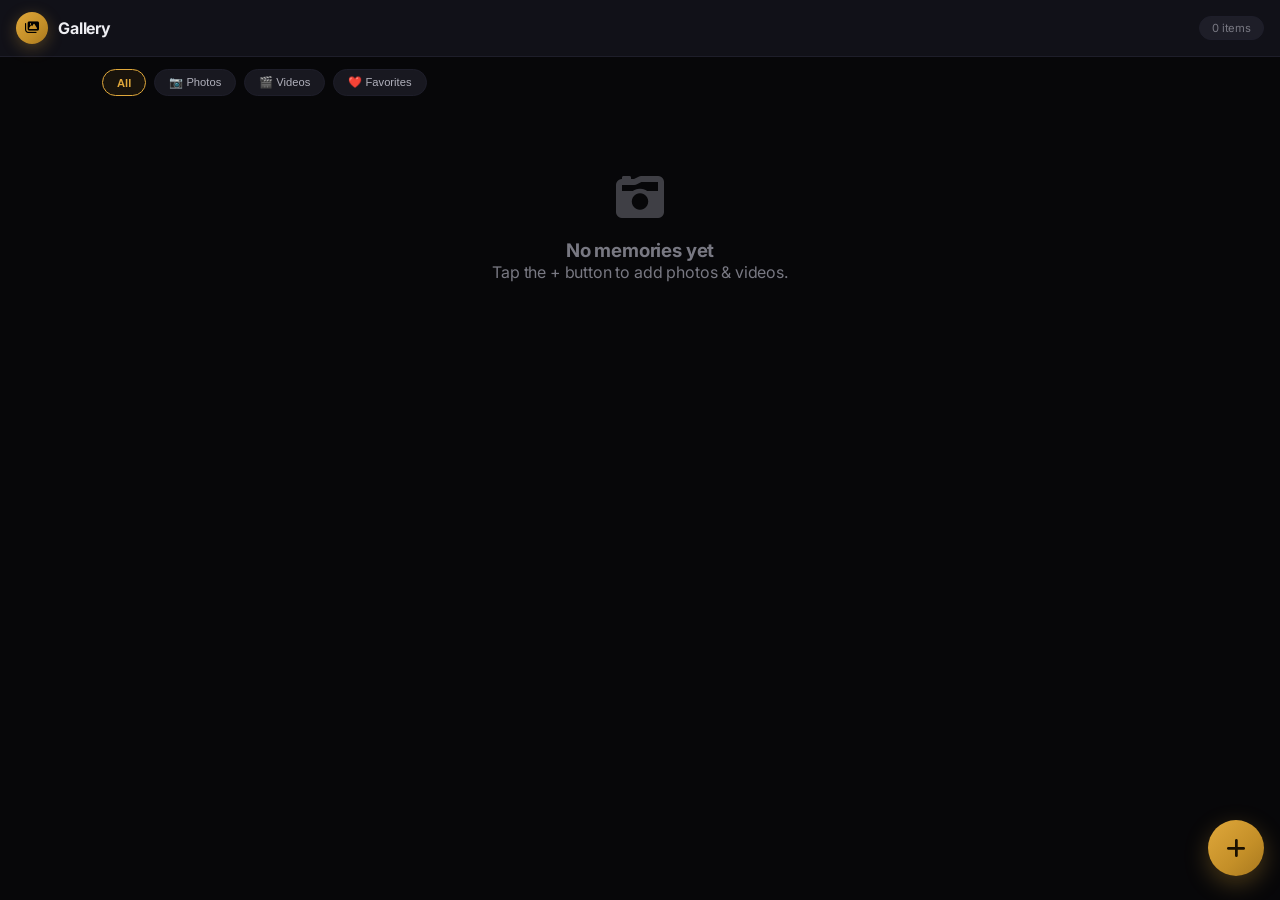
<file: src/main/resources/templates/gallery.html>
<!DOCTYPE html>
<html lang="en">
<head>
    <meta charset="UTF-8">
    <meta name="viewport" content="width=device-width, initial-scale=1.0, maximum-scale=1.0, user-scalable=no, viewport-fit=cover">
    <title>Gallery · Our Space</title>

    <link rel="preconnect" href="https://fonts.googleapis.com">
    <link rel="preconnect" href="https://fonts.gstatic.com" crossorigin>
    <link href="https://fonts.googleapis.com/css2?family=Inter:opsz,wght@14..32,300;14..32,400;14..32,500;14..32,600;14..32,700;14..32,800;14..32,900&display=swap" rel="stylesheet">
    <link rel="stylesheet" href="https://cdnjs.cloudflare.com/ajax/libs/font-awesome/6.5.1/css/all.min.css">

    <style>
        :root {
            --bg-deep: #070709;
            --bg-primary: #0c0c11;
            --bg-secondary: #111118;
            --bg-card: #181820;
            --bg-input: #1e1e28;
            --bg-hover: #22222e;
            --accent: #e0a83b;
            --accent-glow: rgba(224, 168, 59, 0.3);
            --accent-soft: rgba(224, 168, 59, 0.08);
            --accent-gradient: linear-gradient(135deg, #e0a83b 0%, #c48f28 60%, #a8781e 100%);
            --text-primary: #eeeef2;
            --text-secondary: #b0b0bb;
            --text-muted: #787882;
            --border-subtle: #1e1e2a;
            --border-card: #1e1e2a;
            --radius-xl: 20px;
            --radius-lg: 14px;
            --radius-md: 10px;
            --radius-sm: 8px;
            --shadow-lg: 0 20px 50px rgba(0,0,0,0.6);
            --shadow-md: 0 10px 28px rgba(0,0,0,0.5);
            --shadow-sm: 0 4px 14px rgba(0,0,0,0.4);
            --transition-fast: 0.15s ease;
            --transition-smooth: 0.25s cubic-bezier(0.4,0,0.2,1);
            --transition-bounce: 0.35s cubic-bezier(0.34,1.56,0.64,1);
            --font: 'Inter', system-ui, -apple-system, sans-serif;
        }

        * { margin:0; padding:0; box-sizing:border-box; -webkit-tap-highlight-color:transparent; }
        body {
            font-family: var(--font);
            background: var(--bg-deep);
            color: var(--text-primary);
            min-height: 100vh;
            -webkit-font-smoothing: antialiased;
            letter-spacing: -0.01em;
            overflow-x: hidden;
        }

        ::-webkit-scrollbar { width:3px; }
        ::-webkit-scrollbar-track { background:transparent; }
        ::-webkit-scrollbar-thumb { background:#2a2a38; border-radius:10px; }

        .header {
            background: var(--bg-secondary);
            border-bottom: 1px solid var(--border-subtle);
            padding: 12px 16px;
            display: flex; align-items: center; justify-content: space-between;
            position: sticky; top:0; z-index:20;
            backdrop-filter: blur(12px);
        }
        .header-left { display:flex; align-items:center; gap:10px; }
        .header-icon {
            width:32px; height:32px; border-radius:50%;
            background: var(--accent-gradient);
            display:flex; align-items:center; justify-content:center;
            font-size:0.8rem; color:#000;
            box-shadow:0 4px 16px var(--accent-glow);
        }
        .header h1 { font-size:1rem; font-weight:700; }
        .header-stats {
            background: var(--bg-input);
            border:1px solid var(--border-card);
            padding:4px 12px; border-radius:20px;
            font-size:0.7rem; color:var(--text-muted);
        }

        .container { max-width:1100px; margin:0 auto; padding:12px 8px 40px; }

        .tabs {
            display:flex; gap:8px; margin-bottom:12px; flex-wrap:wrap;
            padding:0 4px;
        }
        .tab-btn {
            background:var(--bg-card); border:1px solid var(--border-card);
            color:var(--text-secondary); padding:6px 14px; border-radius:30px;
            cursor:pointer; font-size:0.7rem; font-weight:500;
            transition:all var(--transition-fast);
            white-space:nowrap;
        }
        .tab-btn:hover { background:var(--bg-hover); }
        .tab-btn.active {
            background:var(--accent-soft); border-color:var(--accent);
            color:var(--accent); font-weight:600;
        }

        .upload-fab {
            position:fixed; bottom:24px; right:16px; z-index:30;
            background: var(--accent-gradient); border:none; color:#1a1000;
            width:56px; height:56px; border-radius:50%;
            display:flex; align-items:center; justify-content:center;
            font-size:1.4rem; cursor:pointer;
            box-shadow:0 8px 24px var(--accent-glow);
            transition:all var(--transition-bounce);
        }
        .upload-fab:hover { transform:scale(1.05); }

        .upload-modal {
            position:fixed; inset:0; z-index:100;
            background:rgba(0,0,0,0.7);
            backdrop-filter:blur(12px);
            display:none; align-items:flex-end; justify-content:center;
            padding:20px;
        }
        .upload-modal.active { display:flex; }
        .upload-sheet {
            background:var(--bg-card);
            border:1px solid var(--border-card);
            border-radius:var(--radius-xl) var(--radius-xl) 0 0;
            padding:24px 20px 32px;
            width:100%; max-width:500px;
            max-height:80vh;
            overflow-y:auto;
            animation:slideUp 0.3s ease;
        }
        @keyframes slideUp {
            from { transform:translateY(100%); opacity:0; }
            to { transform:translateY(0); opacity:1; }
        }
        .upload-sheet h3 {
            font-size:0.9rem; font-weight:700; margin-bottom:16px;
            display:flex; align-items:center; gap:8px;
        }
        .upload-sheet .form-group {
            margin-bottom:14px;
        }
        .upload-sheet .form-group label {
            display:block; font-size:0.65rem; font-weight:600;
            color:var(--text-muted); text-transform:uppercase;
            letter-spacing:0.04em; margin-bottom:4px;
        }
        .upload-sheet input {
            font-family:var(--font); font-size:0.85rem;
            padding:10px 14px; border:1.5px solid var(--border-card);
            border-radius:var(--radius-sm); background:var(--bg-input);
            color:var(--text-primary); outline:none; width:100%;
            transition:all var(--transition-fast);
        }
        .upload-sheet input:focus {
            border-color:var(--accent);
        }
        .file-picker {
            display:flex; align-items:center; gap:10px;
            padding:12px 16px; background:var(--bg-input);
            border:1.5px dashed var(--border-card);
            border-radius:var(--radius-sm); color:var(--text-secondary);
            font-size:0.85rem; cursor:pointer;
            transition:all var(--transition-fast);
        }
        .file-picker:hover { border-color:var(--accent); color:var(--accent); }
        .file-picker input { display:none; }
        .upload-actions {
            display:flex; gap:10px; margin-top:16px;
        }
        .upload-actions button {
            flex:1; padding:12px; border-radius:var(--radius-sm);
            font-weight:600; font-size:0.85rem; cursor:pointer;
            transition:all var(--transition-fast);
            font-family:var(--font);
        }
        .btn-cancel-upload {
            background:none; border:1px solid var(--border-card);
            color:var(--text-secondary);
        }
        .btn-submit-upload {
            background:var(--accent-gradient); border:none;
            color:#1a1000; box-shadow:0 4px 14px var(--accent-glow);
        }
        .btn-submit-upload:disabled {
            opacity:0.5; cursor:not-allowed;
        }

        .media-grid {
            display:grid;
            grid-template-columns: repeat(auto-fill, minmax(150px, 1fr));
            gap:4px;
        }

        .media-item {
            position:relative;
            aspect-ratio:1/1;
            background:var(--bg-card);
            overflow:hidden;
            cursor:pointer;
            border-radius:4px;
            transition:transform 0.15s ease;
        }
        .media-item:active { transform:scale(0.95); }
        .media-item img, .media-item video {
            width:100%; height:100%; object-fit:cover;
            display:block;
        }
        .media-item .overlay {
            position:absolute; inset:0;
            background:rgba(0,0,0,0);
            display:flex; align-items:center; justify-content:center;
            opacity:0;
            pointer-events:none;
            transition:all 0.2s ease;
        }
        .media-item .overlay.show {
            background:rgba(0,0,0,0.5);
            opacity:1;
            pointer-events:auto;
        }
        .media-item .overlay .actions {
            display:flex; gap:12px;
            flex-wrap:wrap;
            justify-content:center;
        }
        .media-item .overlay button {
            background:rgba(255,255,255,0.15);
            border:none; color:white;
            width:40px; height:40px;
            border-radius:50%;
            font-size:0.95rem; cursor:pointer;
            backdrop-filter:blur(4px);
            transition:all 0.2s ease;
        }
        .media-item .overlay button:hover {
            background:rgba(255,255,255,0.25);
            transform:scale(1.1);
        }
        .media-item .overlay .delete-btn { color:#ff5e5e; }
        .media-item .overlay .share-btn { color:#5db8d4; }
        .media-item .overlay .memory-btn { color:var(--accent); }
        .media-item .overlay .fav-btn.active { color:var(--accent); }
        .media-item .badge {
            position:absolute; top:6px; left:6px;
            background:rgba(0,0,0,0.6);
            backdrop-filter:blur(4px);
            padding:2px 8px; border-radius:12px;
            font-size:0.55rem; color:#aaa;
            display:flex; align-items:center; gap:4px;
            pointer-events:none;
        }
        .media-item .favorite-indicator {
            position:absolute; top:6px; right:6px;
            color:var(--accent); font-size:0.8rem;
            text-shadow:0 0 10px rgba(224,168,59,0.5);
            pointer-events:none;
            display:none;
        }
        .media-item .favorite-indicator.show { display:block; }
        .media-item.selected {
            outline:3px solid var(--accent);
            outline-offset:-3px;
        }
        .media-item.selected .selection-check {
            display:flex !important;
        }
        .selection-check {
            position:absolute; top:6px; left:6px;
            width:24px; height:24px; border-radius:50%;
            background:var(--accent); color:#000;
            display:none; align-items:center; justify-content:center;
            font-size:0.7rem; font-weight:700;
            z-index:5;
        }

        .selection-toolbar {
            position:fixed; bottom:0; left:0; right:0;
            background:var(--bg-secondary);
            border-top:1px solid var(--border-card);
            padding:12px 16px;
            display:none;
            align-items:center;
            justify-content:space-between;
            z-index:40;
            backdrop-filter:blur(12px);
        }
        .selection-toolbar.active { display:flex; }
        .selection-toolbar .count { font-size:0.85rem; font-weight:600; }
        .selection-toolbar .actions { display:flex; gap:8px; flex-wrap:wrap; }
        .selection-toolbar .actions button {
            background:none; border:none; color:var(--text-secondary);
            font-size:0.75rem; cursor:pointer; padding:6px 10px;
            border-radius:6px; transition:all 0.2s;
            display:flex; align-items:center; gap:5px;
            font-family:var(--font);
            white-space:nowrap;
        }
        .selection-toolbar .actions button:hover { background:var(--bg-hover); }
        .selection-toolbar .actions .delete-selected { color:#ff5e5e; }
        .selection-toolbar .actions .share-selected { color:#5db8d4; }
        .selection-toolbar .actions .memory-selected { color:var(--accent); }

        .viewer-overlay {
            position:fixed; inset:0; z-index:50;
            background:rgba(0,0,0,0.95);
            backdrop-filter:blur(20px);
            display:none;
            align-items:center; justify-content:center;
            padding:20px;
        }
        .viewer-overlay.active { display:flex; }
        .viewer-content {
            position:relative;
            max-width:95vw; max-height:90vh;
            display:flex; align-items:center; justify-content:center;
        }
        .viewer-content img, .viewer-content video {
            max-width:95vw; max-height:85vh;
            object-fit:contain;
            border-radius:8px;
        }
        .viewer-close {
            position:absolute; top:10px; right:10px;
            background:rgba(0,0,0,0.5); border:none;
            color:white; width:40px; height:40px;
            border-radius:50%; font-size:1.2rem;
            cursor:pointer; display:flex; align-items:center; justify-content:center;
        }
        .viewer-nav {
            position:absolute; top:50%; transform:translateY(-50%);
            background:rgba(0,0,0,0.3); border:none;
            color:white; width:40px; height:40px;
            border-radius:50%; font-size:1.2rem;
            cursor:pointer; display:flex; align-items:center; justify-content:center;
        }
        .viewer-nav.prev { left:10px; }
        .viewer-nav.next { right:10px; }

        .long-press-hint {
            position:fixed; bottom:80px; left:50%; transform:translateX(-50%);
            background:rgba(0,0,0,0.8);
            backdrop-filter:blur(8px);
            padding:8px 16px; border-radius:20px;
            font-size:0.7rem; color:var(--text-muted);
            z-index:25;
            display:none;
            animation:fadeInOut 2s ease;
        }
        @keyframes fadeInOut {
            0% { opacity:0; transform:translateX(-50%) translateY(10px); }
            20% { opacity:1; transform:translateX(-50%) translateY(0); }
            80% { opacity:1; transform:translateX(-50%) translateY(0); }
            100% { opacity:0; transform:translateX(-50%) translateY(-10px); }
        }

        .empty-state {
            grid-column:1/-1; text-align:center; padding:60px 20px; color:var(--text-muted);
        }
        .empty-state .icon { font-size:3rem; margin-bottom:12px; opacity:0.5; }

        .toast {
            position:fixed; bottom:100px; left:50%; transform:translateX(-50%);
            background:rgba(0,0,0,0.85);
            backdrop-filter:blur(8px);
            padding:12px 24px; border-radius:12px;
            font-size:0.85rem; color:var(--text-primary);
            z-index:60;
            display:none;
            text-align:center;
            border:1px solid var(--border-card);
            max-width:90%;
        }
        .toast.show {
            display:block;
            animation:toastIn 0.3s ease;
        }
        @keyframes toastIn {
            from { opacity:0; transform:translateX(-50%) translateY(20px); }
            to { opacity:1; transform:translateX(-50%) translateY(0); }
        }

        @media (min-width: 600px) {
            .media-grid { grid-template-columns: repeat(auto-fill, minmax(180px, 1fr)); gap:6px; }
        }
        @media (min-width: 900px) {
            .media-grid { grid-template-columns: repeat(auto-fill, minmax(200px, 1fr)); gap:8px; }
        }
    </style>
</head>
<body>

<div class="header">
    <div class="header-left">
        <div class="header-icon"><i class="fa-solid fa-images"></i></div>
        <h1>Gallery</h1>
    </div>
    <div class="header-stats" id="mediaCount">0 items</div>
</div>

<div class="container">
    <div class="tabs" id="filterTabs">
        <button class="tab-btn active" data-filter="all">All</button>
        <button class="tab-btn" data-filter="IMAGE">📷 Photos</button>
        <button class="tab-btn" data-filter="VIDEO">🎬 Videos</button>
        <button class="tab-btn" data-filter="favorites">❤️ Favorites</button>
    </div>
    <div class="media-grid" id="mediaGrid"></div>
</div>

<button class="upload-fab" id="uploadFab"><i class="fa-solid fa-plus"></i></button>

<div class="upload-modal" id="uploadModal">
    <div class="upload-sheet">
        <h3><i class="fa-solid fa-cloud-arrow-up"></i> Add to Gallery</h3>
        <div class="form-group">
            <label>Title</label>
            <input type="text" id="titleInput" placeholder="What's this memory?">
        </div>
        <div class="form-group">
            <label>Choose from your phone</label>
            <div style="display:flex; flex-direction:column; gap:8px;">
                <label class="file-picker" style="border-color: rgba(93,184,212,0.4);">
                    <i class="fa-solid fa-image" style="color:#5db8d4;"></i>
                    <span>📷 Photos (quick pick)</span>
                    <input type="file" id="photoInput" 
                           accept=".jpg,.jpeg,.png,.webp,.gif,.heic,.heif,image/jpeg,image/png,image/webp,image/gif,image/heic,image/heif" 
                           multiple>
                </label>
                <label class="file-picker" style="border-color: rgba(224,168,59,0.4);">
                    <i class="fa-solid fa-video" style="color:#e0a83b;"></i>
                    <span>🎬 Videos (quick pick)</span>
                    <input type="file" id="videoInput" 
                           accept=".mp4,.mov,.webm,.mkv,.3gp,video/mp4,video/quicktime,video/webm,video/x-matroska,video/3gpp" 
                           multiple>
                </label>
                <label class="file-picker" style="border-color: rgba(60,184,120,0.6); border-width:2px;">
                    <i class="fa-solid fa-folder-open" style="color:#3cb878;"></i>
                    <span>📁 Browse Files (if Google Photos keeps opening)</span>
                    <input type="file" id="allFilesInput" 
                           accept="*/*" 
                           multiple>
                </label>
            </div>
            <div id="fileCount" style="font-size:0.7rem; color:var(--text-muted); margin-top:4px;"></div>
        </div>
        <div class="upload-actions">
            <button class="btn-cancel-upload" onclick="closeUpload()">Cancel</button>
            <button class="btn-submit-upload" id="uploadBtn" onclick="uploadMedia()">
                <i class="fa-solid fa-upload"></i> Upload
            </button>
        </div>
    </div>
</div>

<div class="selection-toolbar" id="selectionToolbar">
    <span class="count" id="selectionCount">0 selected</span>
    <div class="actions">
        <button onclick="sendSelectedToMemory()" class="memory-selected"><i class="fa-solid fa-bookmark"></i> Memory</button>
        <button onclick="shareSelected()" class="share-selected"><i class="fa-solid fa-share-nodes"></i> Share</button>
        <button onclick="deleteSelected()" class="delete-selected"><i class="fa-solid fa-trash"></i> Delete</button>
    </div>
</div>

<div class="viewer-overlay" id="viewerOverlay" onclick="closeViewer()">
    <div class="viewer-content" onclick="event.stopPropagation()">
        <button class="viewer-close" onclick="closeViewer()"><i class="fa-solid fa-xmark"></i></button>
        <button class="viewer-nav prev" onclick="event.stopPropagation(); navigateViewer(-1)"><i class="fa-solid fa-chevron-left"></i></button>
        <button class="viewer-nav next" onclick="event.stopPropagation(); navigateViewer(1)"><i class="fa-solid fa-chevron-right"></i></button>
        <div id="viewerMedia"></div>
    </div>
</div>

<div class="toast" id="toast"></div>
<div class="long-press-hint" id="longPressHint">Hold to select multiple</div>

<script>
    // const API = "http://localhost:8080/api/gallery";
    const API = "https://our-space-htoh.onrender.com/api/gallery";
    const MEMORY_API = "https://our-space-htoh.onrender.com/api/memories";
    
    let allMedia = [];
    let currentFilter = "all";
    let selectedIds = new Set();
    let isSelectMode = false;
    let longPressTimer = null;
    let viewerIndex = 0;
    let selectedFiles = [];

    const photoInput = document.getElementById('photoInput');
    const videoInput = document.getElementById('videoInput');
    const allFilesInput = document.getElementById('allFilesInput');
    const fileCount = document.getElementById('fileCount');

    function updateFileCount() {
        const total = selectedFiles.length;
        if (total > 0) {
            const photos = selectedFiles.filter(f => f.type.startsWith('image/')).length;
            const videos = selectedFiles.filter(f => f.type.startsWith('video/')).length;
            fileCount.textContent = `${total} file${total > 1 ? 's' : ''} selected (${photos} photo${photos !== 1 ? 's' : ''}, ${videos} video${videos !== 1 ? 's' : ''})`;
        } else {
            fileCount.textContent = '';
        }
    }

    function handleFiles(input, event) {
        const files = Array.from(event.target.files || []);
        files.forEach(file => {
            if (!selectedFiles.some(f => f.name === file.name && f.size === file.size)) {
                selectedFiles.push(file);
            }
        });
        updateFileCount();
        input.value = '';
    }

    photoInput.addEventListener('change', (e) => handleFiles(photoInput, e));
    videoInput.addEventListener('change', (e) => handleFiles(videoInput, e));
    allFilesInput.addEventListener('change', (e) => handleFiles(allFilesInput, e));

    function resetFileInputs() {
        selectedFiles = [];
        photoInput.value = '';
        videoInput.value = '';
        allFilesInput.value = '';
        fileCount.textContent = '';
    }

    function showToast(message, duration = 3000) {
        const toast = document.getElementById('toast');
        toast.textContent = message;
        toast.classList.add('show');
        clearTimeout(toast._timeout);
        toast._timeout = setTimeout(() => {
            toast.classList.remove('show');
        }, duration);
    }

    function compressImage(file, maxWidth = 1200, maxHeight = 1200, quality = 0.6) {
        return new Promise((resolve) => {
            if (!file.type.startsWith('image/')) {
                return resolve(file);
            }
            const img = new Image();
            img.onload = () => {
                let { width, height } = img;
                if (width <= maxWidth && height <= maxHeight) {
                    return resolve(file);
                }
                if (width > height) {
                    if (width > maxWidth) {
                        height = Math.round((height * maxWidth) / width);
                        width = maxWidth;
                    }
                } else {
                    if (height > maxHeight) {
                        width = Math.round((width * maxHeight) / height);
                        height = maxHeight;
                    }
                }
                const canvas = document.createElement('canvas');
                canvas.width = width;
                canvas.height = height;
                const ctx = canvas.getContext('2d');
                ctx.drawImage(img, 0, 0, width, height);
                canvas.toBlob((blob) => {
                    if (blob) {
                        const compressedFile = new File([blob], file.name, {
                            type: 'image/jpeg',
                            lastModified: Date.now()
                        });
                        resolve(compressedFile);
                    } else {
                        resolve(file);
                    }
                }, 'image/jpeg', quality);
            };
            img.onerror = () => resolve(file);
            img.src = URL.createObjectURL(file);
        });
    }

    document.getElementById("uploadFab").addEventListener("click", () => {
        document.getElementById("uploadModal").classList.add("active");
    });

    function closeUpload() {
        document.getElementById("uploadModal").classList.remove("active");
        document.getElementById("titleInput").value = "";
        resetFileInputs();
    }

    async function uploadMedia() {
        const title = document.getElementById("titleInput").value.trim() || "Untitled";
        
        if (selectedFiles.length === 0) {
            alert("Please select at least one file.");
            return;
        }

        const hasImage = selectedFiles.some(f => f.type.startsWith('image/'));
        const hasVideo = selectedFiles.some(f => f.type.startsWith('video/'));
        const type = (hasVideo && !hasImage) ? "VIDEO" : "IMAGE";

        const btn = document.getElementById("uploadBtn");
        btn.disabled = true;
        btn.innerHTML = '<i class="fa-solid fa-spinner fa-spin"></i> Compressing...';

        const compressedFiles = [];
        for (let file of selectedFiles) {
            if (file.type.startsWith('image/')) {
                const compressed = await compressImage(file);
                compressedFiles.push(compressed);
            } else {
                compressedFiles.push(file);
            }
        }

        btn.innerHTML = '<i class="fa-solid fa-spinner fa-spin"></i> Uploading...';

        const formData = new FormData();
        formData.append("title", title);
        formData.append("type", type);   // ← crucial fix
        for (let f of compressedFiles) {
            formData.append("files", f);
        }

        try {
            const res = await fetch(API, {
                method: "POST",
                body: formData
            });
            if (!res.ok) throw new Error("Upload failed");
            closeUpload();
            clearSelection();
            await loadMedia();
            showToast(`✅ ${selectedFiles.length} file${selectedFiles.length > 1 ? 's' : ''} uploaded!`);
            resetFileInputs();
        } catch (e) {
            alert("Upload failed. Please try again.");
        } finally {
            btn.disabled = false;
            btn.innerHTML = '<i class="fa-solid fa-upload"></i> Upload';
        }
    }

    async function loadMedia() {
        try {
            let url = API;
            if (currentFilter === "IMAGE" || currentFilter === "VIDEO") {
                url = `${API}/type/${currentFilter}`;
            } else if (currentFilter === "favorites") {
                url = `${API}/favorites`;
            }
            const res = await fetch(url);
            if (!res.ok) throw new Error("Failed");
            allMedia = await res.json();
            renderGrid();
        } catch (e) {
            document.getElementById("mediaGrid").innerHTML = `
                <div class="empty-state">
                    <div class="icon"><i class="fa-solid fa-camera-retro"></i></div>
                    <h3>No memories yet</h3>
                    <p>Tap the + button to add photos & videos.</p>
                </div>
            `;
            document.getElementById("mediaCount").textContent = "0 items";
        }
    }

    function renderGrid() {
        const grid = document.getElementById("mediaGrid");
        document.getElementById("mediaCount").textContent = `${allMedia.length} item${allMedia.length !== 1 ? 's' : ''}`;

        if (!allMedia.length) {
            grid.innerHTML = `
                <div class="empty-state">
                    <div class="icon"><i class="fa-solid fa-camera-retro"></i></div>
                    <h3>No memories yet</h3>
                    <p>Tap the + button to add photos & videos.</p>
                </div>
            `;
            return;
        }

        grid.innerHTML = allMedia.map((item, index) => {
            const isVideo = item.type === "VIDEO";
            const isSelected = selectedIds.has(item.id);
            const isFavorite = item.favorite || false;

            return `
                <div class="media-item ${isSelected ? 'selected' : ''}" 
                     data-id="${item.id}" 
                     data-index="${index}"
                     ontouchstart="handleTouchStart(event, ${item.id})"
                     ontouchend="handleTouchEnd(event)"
                     onmousedown="handleMouseDown(event, ${item.id})"
                     onmouseup="handleMouseUp(event)"
                     onmouseleave="handleMouseLeave()"
                     onclick="handleClick(event, ${item.id})">
                    ${isVideo ? 
                        `<video src="${item.fileUrl}" muted preload="metadata" playsinline></video>` : 
                        `<img src="${item.fileUrl}" alt="${escapeHTML(item.title)}" loading="lazy" decoding="async">`
                    }
                    <div class="badge">
                        <i class="fa-solid ${isVideo ? 'fa-video' : 'fa-image'}"></i>
                        ${isVideo ? 'Video' : 'Photo'}
                    </div>
                    <div class="favorite-indicator ${isFavorite ? 'show' : ''}">
                        <i class="fa-solid fa-heart"></i>
                    </div>
                    <div class="selection-check">✓</div>
                    <div class="overlay ${isSelected ? 'show' : ''}" id="overlay-${item.id}">
                        <div class="actions">
                            <button class="fav-btn ${isFavorite ? 'active' : ''}" onclick="event.stopPropagation(); toggleFavorite(${item.id})">
                                <i class="fa-${isFavorite ? 'solid' : 'regular'} fa-heart"></i>
                            </button>
                            <button class="memory-btn" onclick="event.stopPropagation(); sendToMemory(${item.id})">
                                <i class="fa-solid fa-bookmark"></i>
                            </button>
                            <button class="share-btn" onclick="event.stopPropagation(); shareItem(${item.id})">
                                <i class="fa-solid fa-share-nodes"></i>
                            </button>
                            <button class="delete-btn" onclick="event.stopPropagation(); deleteItem(${item.id})">
                                <i class="fa-solid fa-trash"></i>
                            </button>
                        </div>
                    </div>
                </div>
            `;
        }).join("");
    }

    let isLongPress = false;
    let currentPressId = null;

    function handleTouchStart(e, id) {
        isLongPress = false;
        currentPressId = id;
        clearTimeout(longPressTimer);
        longPressTimer = setTimeout(() => {
            isLongPress = true;
            enterSelectMode(id);
        }, 800);
    }

    function handleTouchEnd(e) { clearTimeout(longPressTimer); }

    function handleMouseDown(e, id) {
        isLongPress = false;
        currentPressId = id;
        clearTimeout(longPressTimer);
        longPressTimer = setTimeout(() => {
            isLongPress = true;
            enterSelectMode(id);
        }, 800);
    }

    function handleMouseUp(e) { clearTimeout(longPressTimer); }
    function handleMouseLeave() { clearTimeout(longPressTimer); isLongPress = false; }

    function handleClick(e, id) {
        if (isLongPress) { isLongPress = false; return; }
        if (isSelectMode) { toggleSelect(id); } else { openViewer(id); }
    }

    function enterSelectMode(id) {
        isSelectMode = true;
        toggleSelect(id);
        document.getElementById("selectionToolbar").classList.add("active");
        document.getElementById("longPressHint").style.display = "block";
        setTimeout(() => { document.getElementById("longPressHint").style.display = "none"; }, 2000);
    }

    function toggleSelect(id) {
        if (selectedIds.has(id)) { selectedIds.delete(id); } else { selectedIds.add(id); }
        updateSelectionUI();
    }

    function updateSelectionUI() {
        const count = selectedIds.size;
        document.getElementById("selectionCount").textContent = `${count} selected`;
        if (count === 0) {
            isSelectMode = false;
            document.getElementById("selectionToolbar").classList.remove("active");
        }
        document.querySelectorAll(".media-item").forEach(el => {
            const id = parseInt(el.dataset.id);
            const isSel = selectedIds.has(id);
            el.classList.toggle("selected", isSel);
            const overlay = el.querySelector(".overlay");
            if (overlay) {
                overlay.classList.toggle("show", isSel);
            }
        });
    }

    function clearSelection() {
        selectedIds.clear();
        isSelectMode = false;
        document.getElementById("selectionToolbar").classList.remove("active");
        document.querySelectorAll(".media-item").forEach(el => {
            el.classList.remove("selected");
            const overlay = el.querySelector(".overlay");
            if (overlay) overlay.classList.remove("show");
        });
    }

    async function sendToMemory(id) {
        const item = allMedia.find(m => m.id === id);
        if (!item) return;
        try {
            const memoryData = {
                title: item.title || "From Gallery",
                description: "📸 Shared from gallery",
                category: "PHOTO",
                uploadedBy: "Shared",
                imageUrls: [item.fileUrl],
                dateCreated: new Date().toISOString().split('T')[0]
            };
            const res = await fetch(MEMORY_API, {
                method: "POST",
                headers: { "Content-Type": "application/json" },
                body: JSON.stringify(memoryData)
            });
            if (!res.ok) throw new Error("Failed to save to memory");
            showToast("✅ Added to Memories! ❤️");
        } catch (e) {
            alert("Failed to add to memories.");
        }
    }

    async function sendSelectedToMemory() {
        if (selectedIds.size === 0) return;
        const items = allMedia.filter(m => selectedIds.has(m.id));
        let successCount = 0;
        for (let item of items) {
            try {
                const memoryData = {
                    title: item.title || "From Gallery",
                    description: "📸 Shared from gallery",
                    category: "PHOTO",
                    uploadedBy: "Shared",
                    imageUrls: [item.fileUrl],
                    dateCreated: new Date().toISOString().split('T')[0]
                };
                const res = await fetch(MEMORY_API, {
                    method: "POST",
                    headers: { "Content-Type": "application/json" },
                    body: JSON.stringify(memoryData)
                });
                if (res.ok) successCount++;
            } catch (e) {}
        }
        if (successCount > 0) {
            showToast(`✅ ${successCount} item${successCount > 1 ? 's' : ''} added to Memories! ❤️`);
            clearSelection();
        } else {
            alert("Failed to add items to memories.");
        }
    }

    async function deleteItem(id) {
        if (!confirm("Delete this item?")) return;
        try {
            await fetch(`${API}/${id}`, { method: "DELETE" });
            selectedIds.delete(id);
            await loadMedia();
            if (selectedIds.size === 0) {
                document.getElementById("selectionToolbar").classList.remove("active");
            }
        } catch (e) { alert("Delete failed."); }
    }

    async function deleteSelected() {
        if (selectedIds.size === 0) return;
        if (!confirm(`Delete ${selectedIds.size} selected item${selectedIds.size > 1 ? 's' : ''}?`)) return;
        const ids = Array.from(selectedIds);
        for (let id of ids) {
            try { await fetch(`${API}/${id}`, { method: "DELETE" }); } catch (e) {}
        }
        selectedIds.clear();
        await loadMedia();
        document.getElementById("selectionToolbar").classList.remove("active");
        isSelectMode = false;
    }

    async function toggleFavorite(id) {
        try {
            await fetch(`${API}/${id}/favorite`, { method: "PUT" });
            await loadMedia();
        } catch (e) { alert("Failed to update favorite."); }
    }

    function shareItem(id) {
        const item = allMedia.find(m => m.id === id);
        if (!item) return;
        if (navigator.share) {
            navigator.share({ title: item.title || "Our Space memory", url: item.fileUrl }).catch(() => {});
        } else {
            navigator.clipboard.writeText(item.fileUrl).then(() => {
                showToast("📋 Link copied to clipboard!");
            }).catch(() => { prompt("Copy this URL:", item.fileUrl); });
        }
    }

    async function shareSelected() {
        if (selectedIds.size === 0) return;
        const items = allMedia.filter(m => selectedIds.has(m.id));
        const urls = items.map(m => m.fileUrl).join("\n");
        if (navigator.share) {
            try {
                await navigator.share({
                    title: "Our Space memories",
                    text: `Check out these ${items.length} memories from Our Space!`,
                    url: items[0]?.fileUrl || ""
                });
            } catch (e) {}
        } else {
            navigator.clipboard.writeText(urls).then(() => {
                showToast(`📋 ${items.length} links copied to clipboard!`);
            }).catch(() => { prompt("Copy these URLs:", urls); });
        }
    }

    function openViewer(id) {
        const idx = allMedia.findIndex(m => m.id === id);
        if (idx === -1) return;
        viewerIndex = idx;
        showViewer();
    }

    function showViewer() {
        const item = allMedia[viewerIndex];
        if (!item) return;
        const container = document.getElementById("viewerMedia");
        if (item.type === "VIDEO") {
            container.innerHTML = `<video src="${item.fileUrl}" controls autoplay></video>`;
        } else {
            container.innerHTML = `<img src="${item.fileUrl}" alt="${escapeHTML(item.title)}" decoding="async">`;
        }
        document.getElementById("viewerOverlay").classList.add("active");
    }

    function closeViewer() {
        document.getElementById("viewerOverlay").classList.remove("active");
        document.getElementById("viewerMedia").innerHTML = "";
    }

    function navigateViewer(direction) {
        if (allMedia.length === 0) return;
        viewerIndex = (viewerIndex + direction + allMedia.length) % allMedia.length;
        showViewer();
    }

    document.querySelectorAll("#filterTabs .tab-btn").forEach(btn => {
        btn.addEventListener("click", () => {
            document.querySelectorAll("#filterTabs .tab-btn").forEach(b => b.classList.remove("active"));
            btn.classList.add("active");
            currentFilter = btn.dataset.filter;
            clearSelection();
            loadMedia();
        });
    });

    document.addEventListener("keydown", (e) => {
        if (e.key === "Escape") {
            if (document.getElementById("viewerOverlay").classList.contains("active")) {
                closeViewer();
            } else if (document.getElementById("uploadModal").classList.contains("active")) {
                closeUpload();
            } else if (selectedIds.size > 0) {
                clearSelection();
            }
        }
        if (e.key === "ArrowLeft" && document.getElementById("viewerOverlay").classList.contains("active")) {
            e.preventDefault(); navigateViewer(-1);
        }
        if (e.key === "ArrowRight" && document.getElementById("viewerOverlay").classList.contains("active")) {
            e.preventDefault(); navigateViewer(1);
        }
    });

    function escapeHTML(str) {
        const div = document.createElement("div");
        div.textContent = str || "";
        return div.innerHTML;
    }

    loadMedia();
</script>
</body>
</html>
</file>
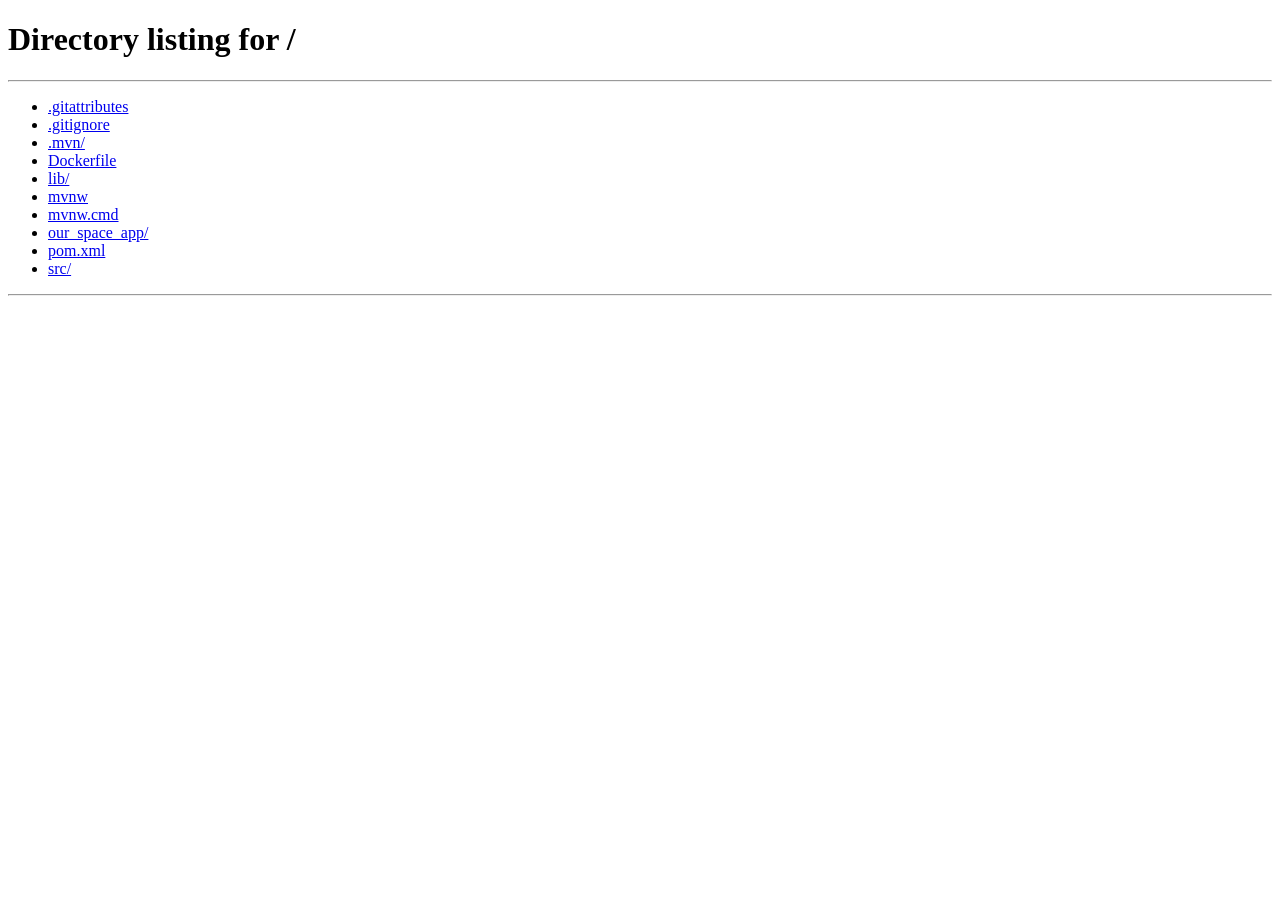
<file: src/main/resources/templates/letters.html>
<!DOCTYPE html>
<html lang="en">
<head>
    <meta charset="UTF-8">
    <meta name="viewport" content="width=device-width, initial-scale=1.0, maximum-scale=1.0, user-scalable=no, viewport-fit=cover">
    <title>Letters · Our Space</title>

    <link rel="preconnect" href="https://fonts.googleapis.com">
    <link rel="preconnect" href="https://fonts.gstatic.com" crossorigin>
    <link href="https://fonts.googleapis.com/css2?family=Inter:opsz,wght@14..32,300;14..32,400;14..32,500;14..32,600;14..32,700;14..32,800;14..32,900&display=swap" rel="stylesheet">
    <link rel="stylesheet" href="https://cdnjs.cloudflare.com/ajax/libs/font-awesome/6.5.1/css/all.min.css">

    <style>
        :root {
            --bg-deep: #070709;
            --bg-primary: #0c0c11;
            --bg-secondary: #111118;
            --bg-card: #181820;
            --bg-input: #1a1a24;
            --rehema: #5db8d4;
            --collins: #3cb878;
            --mustard: #e0a83b;
            --mustard-glow: rgba(224,168,59,0.35);
            --mustard-soft: rgba(224,168,59,0.08);
            --mustard-gradient: linear-gradient(135deg, #e0a83b, #c48f28);
            --text-primary: #eeeef2;
            --text-secondary: #b0b0bb;
            --text-muted: #787882;
            --border-subtle: #22222d;
            --border-card: #1e1e2a;
            --radius-lg: 14px;
            --shadow-md: 0 10px 28px rgba(0,0,0,0.5);
            --transition-fast: 0.15s ease;
            --font: 'Inter', system-ui, -apple-system, sans-serif;
        }

        * { margin:0; padding:0; box-sizing:border-box; -webkit-tap-highlight-color:transparent; }
        body {
            font-family: var(--font);
            background: var(--bg-deep);
            color: var(--text-primary);
            min-height: 100vh;
            -webkit-font-smoothing: antialiased;
            letter-spacing: -0.01em;
            position: relative;
        }
        ::-webkit-scrollbar { width:5px; }
        ::-webkit-scrollbar-track { background:transparent; }
        ::-webkit-scrollbar-thumb { background:#2a2a38; border-radius:10px; }

        .jp-matrix {
            position: fixed; inset: 0; z-index:0; overflow:hidden;
            display:grid; grid-template-columns: repeat(auto-fill, minmax(32px, 1fr));
            grid-auto-rows: 32px; justify-content: center; align-content: center;
            font-size: 18px; color: rgba(0,150,255,0.4);
            font-family: "Courier New", Courier, monospace; opacity: 0.14;
            pointer-events: none; user-select: none;
        }
        .jp-matrix > span {
            text-align: center; text-shadow: 0 0 5px rgba(0,150,255,0.5);
            line-height:1; display:block;
        }
        .jp-matrix > span:nth-child(19n+2) { animation: smooth-pulse 3.5s ease-in-out infinite 0.2s; }
        .jp-matrix > span:nth-child(29n+1) { animation: smooth-pulse 4.1s ease-in-out infinite 0.7s; }
        .jp-matrix > span:nth-child(11n) { color: rgba(100,200,255,0.7); animation: smooth-pulse 2.9s ease-in-out infinite 1.1s; }
        .jp-matrix > span:nth-child(37n+10) { animation: smooth-pulse 5.3s ease-in-out infinite 1.5s; }
        .jp-matrix > span:nth-child(41n+1) { animation: smooth-pulse 3.9s ease-in-out infinite 0.4s; }
        .jp-matrix > span:nth-child(17n+9) { animation: smooth-pulse 2.8s ease-in-out infinite 0.9s; }
        .jp-matrix > span:nth-child(23n+18) { animation: smooth-pulse 4.3s ease-in-out infinite 1.3s; }
        .jp-matrix > span:nth-child(31n+4) { animation: smooth-pulse 5.6s ease-in-out infinite 0.1s; }
        .jp-matrix > span:nth-child(43n+20) { animation: smooth-pulse 3.6s ease-in-out infinite 1.8s; }
        .jp-matrix > span:nth-child(13n+6) { animation: smooth-pulse 3.2s ease-in-out infinite 1.2s; }
        .jp-matrix > span:nth-child(53n+5) { animation: smooth-pulse 4.9s ease-in-out infinite 0.5s; }
        .jp-matrix > span:nth-child(47n+15) { animation: smooth-pulse 5.9s ease-in-out infinite 1s; }

        @keyframes smooth-pulse {
            0%,100% { color: rgba(0,150,255,0.4); text-shadow: 0 0 5px rgba(0,150,255,0.5); }
            30% { color: rgba(100,200,255,1); text-shadow: 0 0 10px rgba(100,200,255,1), 0 0 15px rgba(100,200,255,1); }
            50% { color: rgba(255,105,180,1); text-shadow: 0 0 10px rgba(255,105,180,1), 0 0 15px rgba(255,105,180,1); }
            70% { color: #ffffff; text-shadow: 0 0 10px #fff, 0 0 15px #fff, 0 0 20px #fff; }
        }

        .header {
            background: var(--bg-secondary); border-bottom: 1px solid var(--border-subtle);
            padding: 14px 20px; display: flex; align-items: center; justify-content: space-between;
            position: sticky; top:0; z-index:10; backdrop-filter: blur(8px);
        }
        .header-left { display:flex; align-items:center; gap:12px; }
        .header-icon {
            width:34px; height:34px; border-radius:50%;
            background: linear-gradient(135deg, var(--rehema), var(--collins), var(--mustard));
            display:flex; align-items:center; justify-content:center;
            font-size:0.9rem; color:#000;
            box-shadow:0 4px 16px rgba(93,184,212,0.25);
        }
        .header h1 { font-size:1.1rem; font-weight:700; }
        .user-badge {
            background: var(--bg-input); border:1px solid var(--border-card);
            padding:6px 14px; border-radius:20px; font-size:0.8rem; font-weight:600;
            display:flex; align-items:center; gap:6px;
        }
        .user-badge.Rehema { color: var(--rehema); }
        .user-badge.Collins { color: var(--collins); }

        .container { position: relative; z-index:1; max-width: 960px; margin:0 auto; padding: 20px 16px 40px; }

        .tabs { display:flex; gap:10px; margin-bottom:20px; justify-content:center; flex-wrap:wrap; }
        .tab-btn {
            background: var(--bg-card); border:1px solid var(--border-card);
            color: var(--text-secondary); padding:8px 20px; border-radius:30px;
            cursor:pointer; font-size:0.85rem; font-weight:500;
            transition:all var(--transition-fast);
        }
        .tab-btn.active { background: var(--mustard-soft); border-color: var(--mustard); color: var(--mustard); font-weight:600; }

        .letter-list { display:flex; flex-direction:column; gap:12px; }
        .letter-card {
            background: var(--bg-card); border:1px solid var(--border-card);
            border-radius: var(--radius-lg); padding:16px;
            transition:all var(--transition-fast); box-shadow: var(--shadow-md);
        }
        .letter-header { display:flex; justify-content:space-between; margin-bottom:8px; }
        .letter-title { font-weight:700; font-size:1rem; }
        .letter-date { font-size:0.7rem; color:var(--text-muted); }
        .letter-people { font-size:0.8rem; color:var(--text-secondary); margin-bottom:8px; }
        .letter-content { font-size:0.9rem; color:var(--text-secondary); line-height:1.6; margin-bottom:12px; white-space:pre-line; }
        .letter-images { display:flex; gap:8px; margin-bottom:12px; overflow-x:auto; }
        .letter-images img { width:100px; height:80px; object-fit:cover; border-radius:8px; flex-shrink:0; }
        .letter-footer { display:flex; justify-content:space-between; align-items:center; font-size:0.75rem; color:var(--text-muted); }
        .letter-actions { display:flex; gap:8px; flex-wrap:wrap; }
        .btn-mark-read {
            background:none; border:1px solid rgba(93,184,212,0.4); color: var(--rehema);
            padding:5px 12px; border-radius:20px; cursor:pointer; font-size:0.7rem; font-weight:600;
        }
        .btn-delete {
            background:none; border:1px solid rgba(255,80,80,0.4); color:#ff5e5e;
            padding:5px 12px; border-radius:20px; cursor:pointer; font-size:0.7rem; font-weight:600;
        }
        .btn-reply {
            background:none; border:1px solid rgba(255,215,0,0.4); color: var(--mustard);
            padding:5px 12px; border-radius:20px; cursor:pointer; font-size:0.7rem; font-weight:600;
        }
        .read-badge { background: rgba(60,184,120,0.15); color: var(--collins); padding:2px 8px; border-radius:10px; font-size:0.7rem; font-weight:600; }
        .draft-badge { background: rgba(255,255,255,0.1); color:#aaa; padding:2px 8px; border-radius:10px; font-size:0.7rem; font-weight:600; }
        .locked-badge { background: rgba(255,255,255,0.05); color: var(--text-muted); padding:2px 8px; border-radius:10px; font-size:0.7rem; font-weight:600; }
        .locked-card {
            background: var(--bg-card);
            border: 1px dashed var(--border-card);
            color: var(--text-muted);
            text-align: center;
            padding: 24px 16px;
            display: flex;
            flex-direction: column;
            align-items: center;
            gap: 8px;
            border-radius: var(--radius-lg);
        }
        .locked-card i { font-size: 1.8rem; opacity: 0.5; }
        .replies-container {
            margin-left: 20px;
            border-left: 2px solid var(--border-card);
            padding-left: 12px;
            margin-top: 12px;
        }
        .reply-card {
            background: var(--bg-card);
            border: 1px solid var(--border-card);
            border-radius: var(--radius-lg);
            padding: 12px;
            margin-bottom: 8px;
            box-shadow: var(--shadow-md);
        }

        .compose-overlay {
            position:fixed; inset:0; background:rgba(0,0,0,0.5); backdrop-filter:blur(4px);
            z-index:50; display:none; align-items:flex-end;
        }
        .compose-overlay.active { display:flex; }
        .compose-sheet {
            background: var(--bg-secondary); width:100%; max-height:85vh;
            border-radius:20px 20px 0 0; padding:20px; overflow-y:auto;
            box-shadow:0 -10px 30px rgba(0,0,0,0.5);
            transform:translateY(100%); transition:transform 0.3s ease;
        }
        .compose-overlay.active .compose-sheet { transform:translateY(0); }
        .compose-sheet h3 { font-size:0.85rem; text-transform:uppercase; letter-spacing:0.08em; color:var(--text-muted); margin-bottom:16px; }
        .form-group { margin-bottom:14px; }
        .form-group label { display:block; font-size:0.7rem; font-weight:600; color:var(--text-muted); text-transform:uppercase; letter-spacing:0.04em; margin-bottom:5px; }
        input, textarea {
            font-family:var(--font); font-size:0.85rem; padding:10px 14px;
            border:1.5px solid var(--border-card); border-radius: var(--radius-lg);
            background: var(--bg-input); color: var(--text-primary); width:100%;
            outline:none; transition:all var(--transition-fast);
        }
        input:focus, textarea:focus { border-color: var(--mustard); }
        textarea { resize:vertical; min-height:100px; }
        .file-label {
            display:flex; align-items:center; gap:8px; padding:10px 16px;
            background: var(--bg-input); border:1.5px dashed var(--border-card);
            border-radius: var(--radius-lg); color: var(--text-secondary);
            font-size:0.85rem; cursor:pointer;
        }
        .file-label:hover { border-color: var(--mustard); color: var(--mustard); background: var(--mustard-soft); }
        .file-label input { display:none; }
        .compose-actions { display:flex; gap:10px; margin-top:16px; }
        .btn-cancel {
            background:none; border:1px solid var(--border-subtle); color: var(--text-secondary);
            padding:12px; border-radius: var(--radius-lg); flex:1; font-weight:600; text-align:center; cursor:pointer;
        }
        .btn-save-draft {
            background: rgba(255,255,255,0.1); border:1px solid #555;
            color: var(--text-secondary); padding:12px; border-radius: var(--radius-lg); flex:1; font-weight:600; cursor:pointer;
        }
        .btn-send {
            background: var(--mustard-gradient); border:none; color:#1a1000;
            padding:12px; border-radius: var(--radius-lg); flex:1; font-weight:700; cursor:pointer;
        }
        .btn-send:disabled {
            opacity: 0.5;
            cursor: not-allowed;
        }

        .fab {
            position:fixed; bottom:30px; right:20px; z-index:20;
            background: var(--mustard-gradient); border:none; color:#1a1000;
            width:56px; height:56px; border-radius:50%; font-size:1.5rem;
            display:flex; align-items:center; justify-content:center;
            cursor:pointer; box-shadow:0 8px 24px var(--mustard-glow);
        }
        .empty-state { text-align:center; padding:40px; color:var(--text-muted); }
        
        .file-count {
            font-size:0.75rem;
            color:var(--text-muted);
            margin-top:4px;
        }
    </style>
</head>
<body>

<div class="jp-matrix" id="matrixContainer"></div>

<div class="header">
    <div class="header-left">
        <div class="header-icon"><i class="fa-solid fa-envelope"></i></div>
        <h1>Letters</h1>
    </div>
    <div class="user-badge" id="userBadge">
        <i class="fa-solid fa-user"></i> <span id="currentUserName">...</span>
    </div>
</div>

<div class="container">
    <div class="tabs">
        <button class="tab-btn active" data-tab="inbox">📥 Inbox</button>
        <button class="tab-btn" data-tab="sent">📤 Sent</button>
        <button class="tab-btn" data-tab="drafts">📝 Drafts</button>
    </div>
    <div class="letter-list" id="letterList"></div>
</div>

<button class="fab" id="composeFab"><i class="fa-solid fa-pen"></i></button>

<div class="compose-overlay" id="composeOverlay">
    <div class="compose-sheet">
        <h3 id="composeTitle">💌 New Letter</h3>
        <input type="hidden" id="editDraftId" value="">
        <input type="hidden" id="parentId" value="">
        <div class="form-group"><label>Title</label><input type="text" id="letterTitle" placeholder="Sweet title..."></div>
        <div class="form-group"><label>Your message</label><textarea id="letterContent" placeholder="Write from the heart..."></textarea></div>
        <div class="form-group"><label>Date</label><input type="date" id="letterDate"></div>
        <div class="form-group"><label>Open date (optional)</label><input type="date" id="letterOpenDate"></div>
        <div class="form-group">
            <label>Attach images</label>
            <label class="file-label" for="letterImages">
                <i class="fa-solid fa-image"></i> Choose photos
                <input type="file" id="letterImages" multiple accept="image/*">
            </label>
            <div id="imageCount" style="font-size:0.75rem; color:var(--text-muted); margin-top:4px;"></div>
        </div>
        <div class="compose-actions">
            <div class="btn-cancel" id="cancelCompose">Cancel</div>
            <div class="btn-save-draft" id="saveDraftBtn">Save draft</div>
            <button class="btn-send" id="sendLetterBtn">Send</button>
        </div>
    </div>
</div>

<script>
const API_BASE = "https://our-space-htoh.onrender.com";
const LETTERS_API = `${API_BASE}/api/letters`;
const USER_API = `${API_BASE}/api/current-user`;

let currentUser = "";
let activeTab = "inbox";
let allLetters = { inbox: [], sent: [], drafts: [] };
let repliesCache = {};

const letterList = document.getElementById("letterList");
const composeOverlay = document.getElementById("composeOverlay");
const composeFab = document.getElementById("composeFab");
const cancelCompose = document.getElementById("cancelCompose");
const sendBtn = document.getElementById("sendLetterBtn");
const saveDraftBtn = document.getElementById("saveDraftBtn");
const tabBtns = document.querySelectorAll(".tab-btn");
const userBadge = document.getElementById("currentUserName");
const composeTitleEl = document.getElementById("composeTitle");
const editDraftId = document.getElementById("editDraftId");
const parentIdInput = document.getElementById("parentId");

// File input change handler
document.getElementById("letterImages").addEventListener("change", (e) => {
    const files = e.target.files;
    const count = document.getElementById("imageCount");
    if (files.length > 0) {
        count.textContent = `${files.length} image${files.length > 1 ? 's' : ''} selected`;
    } else {
        count.textContent = '';
    }
});

function escapeHTML(str) {
    const div = document.createElement("div");
    div.textContent = str || "";
    return div.innerHTML;
}

/* =========================
   INIT USER (SESSION BASED)
========================= */
async function init() {
    try {
        const res = await fetch(USER_API, {
            credentials: "include"
        });

        if (!res.ok) throw new Error("Not logged in");

        currentUser = (await res.text()).trim();
        if (!currentUser) throw new Error("Empty user");

        userBadge.textContent = currentUser;
        console.log("Current user:", currentUser);
        
        loadAllData();

    } catch (e) {
        console.error("Init error:", e);
        window.location.href = "/";
    }
}

/* =========================
   LOAD DATA (SESSION SAFE)
========================= */
async function loadAllData() {
    await Promise.all([loadInbox(), loadSent(), loadDrafts()]);
    renderLetters();
}

async function loadInbox() {
    try {
        const res = await fetch(`${LETTERS_API}/inbox`, {
            credentials: "include"
        });
        if (res.ok) {
            allLetters.inbox = await res.json();
        } else {
            allLetters.inbox = [];
        }
    } catch (e) {
        console.error("Load inbox error:", e);
        allLetters.inbox = [];
    }
}

async function loadSent() {
    try {
        const res = await fetch(`${LETTERS_API}/sent`, {
            credentials: "include"
        });
        if (res.ok) {
            allLetters.sent = await res.json();
        } else {
            allLetters.sent = [];
        }
    } catch (e) {
        console.error("Load sent error:", e);
        allLetters.sent = [];
    }
}

async function loadDrafts() {
    try {
        const res = await fetch(`${LETTERS_API}/drafts`, {
            credentials: "include"
        });
        if (res.ok) {
            allLetters.drafts = await res.json();
        } else {
            allLetters.drafts = [];
        }
    } catch (e) {
        console.error("Load drafts error:", e);
        allLetters.drafts = [];
    }
}

/* =========================
   REPLIES
========================= */
async function toggleReplies(letterId, container) {
    if (container.innerHTML !== "") {
        container.innerHTML = "";
        return;
    }

    if (!repliesCache[letterId]) {
        try {
            const res = await fetch(`${LETTERS_API}/${letterId}/replies`, {
                credentials: "include"
            });
            if (res.ok) {
                repliesCache[letterId] = await res.json();
            } else {
                repliesCache[letterId] = [];
            }
        } catch (e) {
            console.error("Load replies error:", e);
            repliesCache[letterId] = [];
        }
    }

    const replies = repliesCache[letterId];

    if (!replies.length) {
        container.innerHTML = `<div style="padding:10px; color:var(--text-muted);">No replies yet.</div>`;
        return;
    }

    container.innerHTML = replies.map(r => `
        <div class="reply-card">
            <div><strong>${escapeHTML(r.title || "Reply")}</strong></div>
            <div style="font-size:0.8rem; color:var(--text-secondary);">From: ${escapeHTML(r.sender)}</div>
            <div style="margin-top:6px;">${escapeHTML(r.content || "")}</div>
        </div>
    `).join("");
}

/* =========================
   RENDER
========================= */
function renderLetters() {
    let letters = allLetters[activeTab] || [];

    if (!letters.length) {
        letterList.innerHTML = `<div class="empty-state">No ${activeTab} letters yet.</div>`;
        return;
    }

    letterList.innerHTML = letters.map(l => {
        const repliesId = `replies-${l.id}`;
        const imageUrls = l.imagePaths || [];
        const isRead = l.read || false;

        return `
        <div class="letter-card">
            <div class="letter-header">
                <span class="letter-title">${escapeHTML(l.title || 'Untitled')}</span>
                <span class="letter-date">${l.date || ""}</span>
            </div>
            <div class="letter-people">
                ${activeTab === "inbox" ? `From: ${escapeHTML(l.sender)}` : `To: ${escapeHTML(l.receiver)}`}
                ${isRead ? '<span class="read-badge">✓ Read</span>' : ''}
                ${l.status === 'DRAFT' ? '<span class="draft-badge">📝 Draft</span>' : ''}
            </div>
            <div class="letter-content">${escapeHTML(l.content || "")}</div>
            ${imageUrls.length > 0 ? `
                <div class="letter-images">
                    ${imageUrls.map(url => `<img src="${escapeHTML(url)}" alt="Letter image" onerror="this.style.display='none'">`).join('')}
                </div>
            ` : ''}
            <div class="letter-footer">
                <span></span>
                <div class="letter-actions">
                    ${activeTab === "inbox" && !isRead ? `
                        <button class="btn-mark-read" onclick="markRead(${l.id})">Mark read</button>
                    ` : ''}
                    ${activeTab === "inbox" ? `
                        <button class="btn-reply" onclick="openReply(${l.id})">Reply</button>
                    ` : ''}
                    <button class="btn-delete" onclick="deleteLetter(${l.id})">Delete</button>
                    <button onclick="toggleReplies(${l.id}, document.getElementById('${repliesId}'))" style="background:none; border:1px solid #555; color:var(--text-secondary); padding:5px 12px; border-radius:20px; cursor:pointer; font-size:0.7rem; font-weight:600;">
                        Replies
                    </button>
                </div>
            </div>
            <div id="${repliesId}"></div>
        </div>
        `;
    }).join("");
}

/* =========================
   OPEN REPLY
========================= */
function openReply(parentId) {
    parentIdInput.value = parentId;
    document.getElementById("composeTitle").textContent = "💌 Reply to Letter";
    composeOverlay.classList.add("active");
}

/* =========================
   SAVE LETTER (FIXED)
========================= */
async function saveLetter(status = "SENT") {
    const title = document.getElementById("letterTitle").value.trim();
    const content = document.getElementById("letterContent").value.trim();
    const date = document.getElementById("letterDate").value;
    const openDate = document.getElementById("letterOpenDate").value;
    const files = document.getElementById("letterImages").files;
    const parentId = parentIdInput.value.trim();

    if (!title) { alert("Please enter a title"); return; }
    if (!content) { alert("Please write your message"); return; }
    if (!date) { alert("Please select a date"); return; }

    // Determine receiver
    let receiver;
    const normalizedUser = currentUser.toLowerCase();
    if (normalizedUser === "collins" || normalizedUser === "bien") {
        receiver = "Rehema";
    } else if (normalizedUser === "rehema") {
        receiver = "Collins";
    } else {
        receiver = normalizedUser.includes("rehema") ? "Collins" : "Rehema";
    }

    // Disable buttons
    sendBtn.disabled = true;
    saveDraftBtn.style.opacity = "0.5";
    saveDraftBtn.style.pointerEvents = "none";
    sendBtn.textContent = "Sending...";

    try {
        // ⭐ Send as JSON if no images, FormData only if images
        if (!files || files.length === 0) {
            // NO IMAGES — send as JSON (much smaller, gets through Render)
            const body = JSON.stringify({
                title, content, receiver, date,
                openDate: openDate || null,
                status,
                parentId: parentId || null
            });
            
            console.log(`📦 Text-only letter: ${(body.length / 1024).toFixed(1)}KB`);
            
            const response = await fetch(LETTERS_API, {
                method: "POST",
                headers: { "Content-Type": "application/json" },
                body: body,
                credentials: "include"
            });
            
            if (!response.ok) throw new Error(await response.text());
            
        } else {
            // HAS IMAGES — use FormData (compress images first)
            const formData = new FormData();
            formData.append("title", title);
            formData.append("content", content);
            formData.append("receiver", receiver);
            formData.append("date", date);
            formData.append("status", status);
            if (openDate) formData.append("openDate", openDate);
            if (parentId) formData.append("parentId", parentId);
            
            for (let i = 0; i < files.length; i++) {
                formData.append("images", files[i]);
            }
            
            const response = await fetch(LETTERS_API, {
                method: "POST",
                body: formData,
                credentials: "include"
            });
            
            if (!response.ok) throw new Error(await response.text());
        }

        // Reset & reload
        document.getElementById("letterTitle").value = "";
        document.getElementById("letterContent").value = "";
        document.getElementById("letterDate").value = "";
        document.getElementById("letterOpenDate").value = "";
        document.getElementById("letterImages").value = "";
        document.getElementById("imageCount").textContent = "";
        parentIdInput.value = "";
        editDraftId.value = "";
        document.getElementById("composeTitle").textContent = "💌 New Letter";
        composeOverlay.classList.remove("active");
        await loadAllData();

    } catch (error) {
        console.error("Send error:", error);
        alert("Failed to send: " + error.message);
    } finally {
        sendBtn.disabled = false;
        saveDraftBtn.style.opacity = "1";
        saveDraftBtn.style.pointerEvents = "auto";
        sendBtn.textContent = "Send";
    }
}

/* =========================
   ACTIONS
========================= */
window.markRead = async function(id) {
    try {
        await fetch(`${LETTERS_API}/${id}/read`, {
            method: "PUT",
            credentials: "include"
        });
        await loadAllData();
    } catch (e) {
        console.error("Mark read error:", e);
    }
};

window.deleteLetter = async function(id) {
    if (!confirm("Delete this letter?")) return;
    try {
        await fetch(`${LETTERS_API}/${id}`, {
            method: "DELETE",
            credentials: "include"
        });
        await loadAllData();
    } catch (e) {
        console.error("Delete error:", e);
        alert("Failed to delete letter");
    }
};

/* =========================
   COMPOSE UI
========================= */
composeFab.addEventListener("click", () => {
    document.getElementById("composeTitle").textContent = "💌 New Letter";
    parentIdInput.value = "";
    editDraftId.value = "";
    composeOverlay.classList.add("active");
});

cancelCompose.addEventListener("click", () => {
    composeOverlay.classList.remove("active");
    // Reset form
    document.getElementById("letterTitle").value = "";
    document.getElementById("letterContent").value = "";
    document.getElementById("letterDate").value = "";
    document.getElementById("letterOpenDate").value = "";
    document.getElementById("letterImages").value = "";
    document.getElementById("imageCount").textContent = "";
    parentIdInput.value = "";
    editDraftId.value = "";
    document.getElementById("composeTitle").textContent = "💌 New Letter";
});

sendBtn.addEventListener("click", () => {
    saveLetter("SENT");
});

saveDraftBtn.addEventListener("click", () => {
    saveLetter("DRAFT");
});

/* =========================
   TABS
========================= */
tabBtns.forEach(btn => {
    btn.addEventListener("click", () => {
        tabBtns.forEach(b => b.classList.remove("active"));
        btn.classList.add("active");
        activeTab = btn.dataset.tab;
        renderLetters();
    });
});

// Close compose on escape
document.addEventListener("keydown", (e) => {
    if (e.key === "Escape" && composeOverlay.classList.contains("active")) {
        composeOverlay.classList.remove("active");
    }
});

/* =========================
   MATRIX BACKGROUND
========================= */
(function generateMatrix() {
    const container = document.getElementById("matrixContainer");
    if (!container) return;
    const total = Math.floor((window.innerWidth * window.innerHeight) / (32 * 32));
    const chars = ['0','1','♥','✦','♦','♡','·',':','.',',','~'];
    let html = '';
    for (let i = 0; i < total; i++) {
        html += `<span>${chars[Math.floor(Math.random() * chars.length)]}</span>`;
    }
    container.innerHTML = html;
})();

/* =========================
   INIT
========================= */
init();
</script>
</body>
</html>
</file>
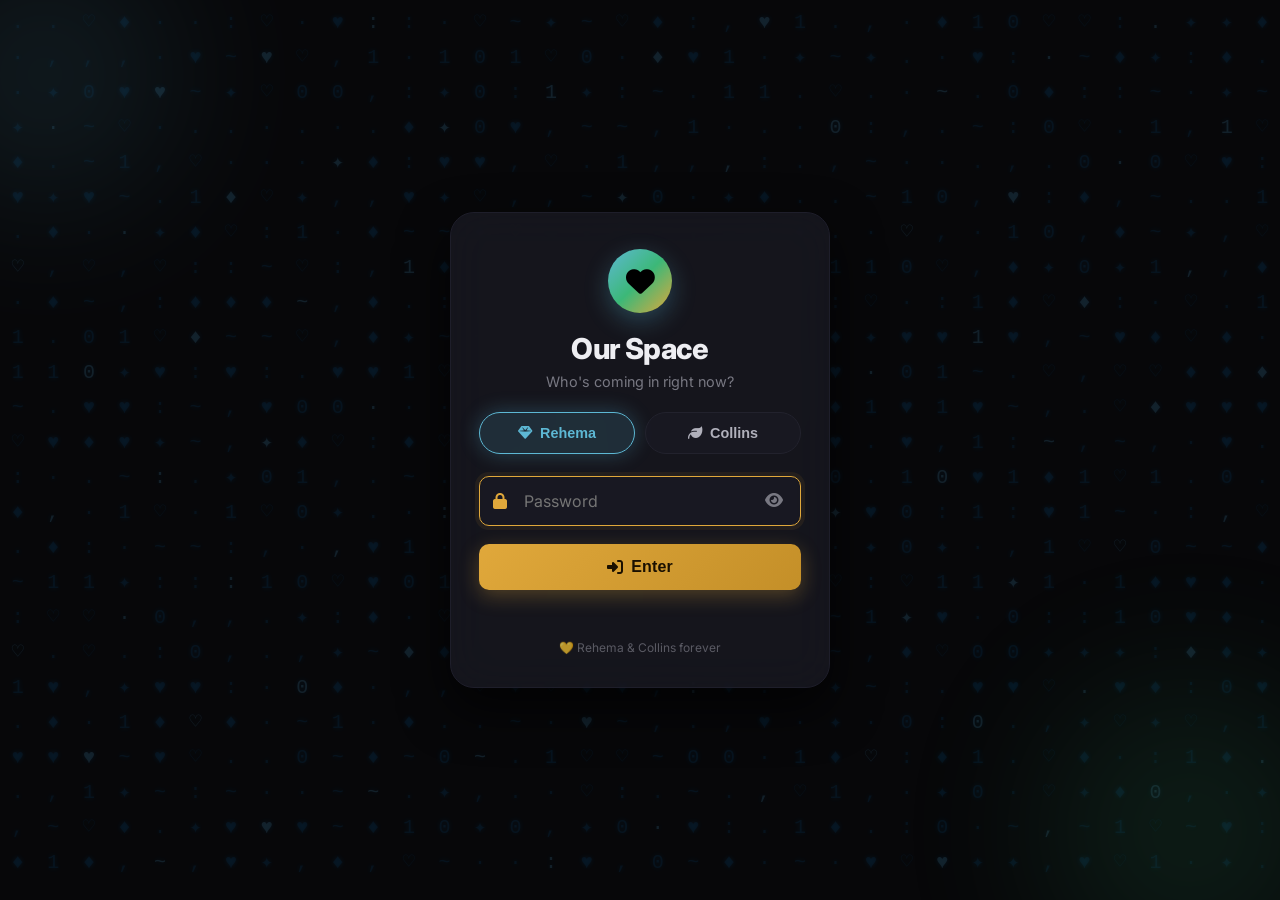
<file: src/main/resources/templates/login.html>
<!DOCTYPE html>
<html lang="en">
<head>
    <meta charset="UTF-8">
    <meta name="viewport" content="width=device-width, initial-scale=1.0, maximum-scale=1.0, user-scalable=no, viewport-fit=cover">
    <title>Our Space · Login</title>

    <link rel="preconnect" href="https://fonts.googleapis.com">
    <link rel="preconnect" href="https://fonts.gstatic.com" crossorigin>
    <link href="https://fonts.googleapis.com/css2?family=Inter:opsz,wght@14..32,300;14..32,400;14..32,500;14..32,600;14..32,700;14..32,800;14..32,900&display=swap" rel="stylesheet">
    <link rel="stylesheet" href="https://cdnjs.cloudflare.com/ajax/libs/font-awesome/6.5.1/css/all.min.css">

    <style>
        :root {
            --bg-deep: #070709;
            --bg-card: rgba(24, 24, 32, 0.85);
            --text-primary: #eeeef2;
            --text-secondary: #b0b0bb;
            --text-muted: #787882;
            --border-subtle: #22222d;
            --border-card: #1e1e2a;
            --mustard: #e0a83b;
            --mustard-glow: rgba(224, 168, 59, 0.35);
            --rehema: #5db8d4;
            --collins: #3cb878;
            --accent-gradient: linear-gradient(135deg, #e0a83b, #c48f28);
            --radius-xl: 24px;
            --radius-md: 10px;
            --shadow-lg: 0 20px 50px rgba(0,0,0,0.7);
            --transition-bounce: 0.35s cubic-bezier(0.34, 1.56, 0.64, 1);
            --font: 'Inter', system-ui, -apple-system, sans-serif;
        }

        * { margin:0; padding:0; box-sizing:border-box; -webkit-tap-highlight-color:transparent; }
        html, body {
            height: 100%;
            overflow: hidden;
            position: fixed;
            width: 100%;
        }
        body {
            font-family: var(--font);
            background: var(--bg-deep);
            display: flex;
            justify-content: center;
            align-items: center;
            -webkit-font-smoothing: antialiased;
            -webkit-overflow-scrolling: touch;
        }

        /* Matrix background – unchanged */
        .jp-matrix {
            position: fixed; inset: 0; z-index: 0; overflow: hidden;
            display: grid;
            grid-template-columns: repeat(auto-fill, minmax(35px, 1fr));
            grid-auto-rows: 35px;
            justify-content: center; align-content: center;
            font-size: 20px; color: rgba(0,150,255,0.4);
            font-family: "Courier New", Courier, monospace;
            opacity: 0.18; pointer-events: none; user-select: none;
        }
        .jp-matrix > span {
            text-align: center;
            text-shadow: 0 0 5px rgba(0,150,255,0.5);
            line-height: 1; display: block;
        }
        .jp-matrix > span:nth-child(19n+2) { animation: smooth-pulse 3.5s ease-in-out infinite 0.2s; }
        .jp-matrix > span:nth-child(29n+1) { animation: smooth-pulse 4.1s ease-in-out infinite 0.7s; }
        .jp-matrix > span:nth-child(11n) {
            color: rgba(100,200,255,0.7);
            animation: smooth-pulse 2.9s ease-in-out infinite 1.1s;
        }
        .jp-matrix > span:nth-child(37n+10) { animation: smooth-pulse 5.3s ease-in-out infinite 1.5s; }
        .jp-matrix > span:nth-child(41n+1) { animation: smooth-pulse 3.9s ease-in-out infinite 0.4s; }
        .jp-matrix > span:nth-child(17n+9) { animation: smooth-pulse 2.8s ease-in-out infinite 0.9s; }
        .jp-matrix > span:nth-child(23n+18) { animation: smooth-pulse 4.3s ease-in-out infinite 1.3s; }
        .jp-matrix > span:nth-child(31n+4) { animation: smooth-pulse 5.6s ease-in-out infinite 0.1s; }
        .jp-matrix > span:nth-child(43n+20) { animation: smooth-pulse 3.6s ease-in-out infinite 1.8s; }
        .jp-matrix > span:nth-child(13n+6) { animation: smooth-pulse 3.2s ease-in-out infinite 1.2s; }
        .jp-matrix > span:nth-child(53n+5) { animation: smooth-pulse 4.9s ease-in-out infinite 0.5s; }
        .jp-matrix > span:nth-child(47n+15) { animation: smooth-pulse 5.9s ease-in-out infinite 1s; }

        @keyframes smooth-pulse {
            0%,100% { color: rgba(0,150,255,0.4); text-shadow: 0 0 5px rgba(0,150,255,0.5); }
            30% { color: rgba(100,200,255,1); text-shadow: 0 0 10px rgba(100,200,255,1), 0 0 15px rgba(100,200,255,1); }
            50% { color: rgba(255,105,180,1); text-shadow: 0 0 10px rgba(255,105,180,1), 0 0 15px rgba(255,105,180,1); }
            70% { color: #ffffff; text-shadow: 0 0 10px #fff, 0 0 15px #fff, 0 0 20px #fff; }
        }

        .bg-glow {
            position: fixed; border-radius: 50%; filter: blur(80px);
            opacity: 0.12; pointer-events: none; z-index: 0;
        }
        .glow-blue {
            background: var(--rehema);
            width: 250px; height: 250px; top: -50px; left: -80px;
            animation: float1 8s ease-in-out infinite;
        }
        .glow-green {
            background: var(--collins);
            width: 300px; height: 300px; bottom: -80px; right: -60px;
            animation: float2 10s ease-in-out infinite;
        }
        @keyframes float1 {
            0%,100% { transform: translate(0,0) scale(1); }
            50% { transform: translate(30px,20px) scale(1.1); }
        }
        @keyframes float2 {
            0%,100% { transform: translate(0,0) scale(1); }
            50% { transform: translate(-20px,-15px) scale(1.2); }
        }

        /* Login card */
        .login-container {
            position: relative; z-index: 10;
            width: 90%; max-width: 380px;
            background: var(--bg-card);
            backdrop-filter: blur(20px);
            border-radius: var(--radius-xl);
            border: 1px solid var(--border-card);
            padding: 36px 28px 32px;
            box-shadow: var(--shadow-lg);
            text-align: center;
            animation: fadeInUp 0.6s ease;
            margin: 0 auto;
        }
        @keyframes fadeInUp {
            from { opacity: 0; transform: translateY(30px); }
            to { opacity: 1; transform: translateY(0); }
        }

        .login-icon {
            width: 64px; height: 64px; border-radius: 50%;
            background: linear-gradient(135deg, var(--rehema), var(--collins), var(--mustard));
            display: flex; align-items: center; justify-content: center;
            margin: 0 auto 18px;
            font-size: 1.8rem; color: #000;
            box-shadow: 0 8px 24px rgba(93,184,212,0.3);
        }

        h1 {
            font-size: 1.8rem; font-weight: 800;
            color: var(--text-primary);
            letter-spacing: -0.02em; margin-bottom: 6px;
        }
        .subtitle {
            font-size: 0.9rem; color: var(--text-muted);
            margin-bottom: 20px; line-height: 1.4;
        }

        /* User toggle */
        .user-toggle {
            display: flex; justify-content: center; gap: 10px;
            margin-bottom: 22px;
        }
        .user-btn {
            flex: 1; padding: 12px 0; border-radius: 30px;
            background: rgba(26,26,36,0.8);
            border: 1.5px solid var(--border-subtle);
            color: var(--text-secondary);
            font-weight: 600; font-size: 0.9rem; cursor: pointer;
            transition: all 0.25s;
            display: flex; align-items: center; justify-content: center; gap: 8px;
        }
        .user-btn.active.rehema-active {
            background: rgba(93,184,212,0.15);
            border-color: var(--rehema);
            color: var(--rehema);
            box-shadow: 0 0 20px rgba(93,184,212,0.3);
        }
        .user-btn.active.collins-active {
            background: rgba(60,184,120,0.15);
            border-color: var(--collins);
            color: var(--collins);
            box-shadow: 0 0 20px rgba(60,184,120,0.3);
        }

        /* Input group with password toggle */
        .input-group {
            position: relative; margin-bottom: 18px;
        }
        .input-group i.fa-lock {
            position: absolute; left: 14px; top: 50%;
            transform: translateY(-50%);
            color: var(--text-muted); font-size: 1rem;
            transition: color 0.3s;
            z-index: 1;
        }
        .input-group input {
            width: 100%;
            padding: 14px 44px 14px 44px;  /* space for lock icon on left, eye icon on right */
            background: rgba(26,26,36,0.8);
            border: 1.5px solid var(--border-subtle);
            border-radius: var(--radius-md);
            color: var(--text-primary);
            font-size: 1rem; font-family: var(--font);
            outline: none; transition: all 0.25s;
            backdrop-filter: blur(4px);
        }
        .input-group input:focus {
            border-color: var(--mustard);
            box-shadow: 0 0 0 4px rgba(224,168,59,0.08);
        }
        .input-group input:focus + i.fa-lock,
        .input-group input:focus ~ i.fa-lock {
            color: var(--mustard);
        }

        .toggle-password {
            position: absolute;
            right: 10px; top: 50%;
            transform: translateY(-50%);
            background: none; border: none;
            color: var(--text-muted);
            font-size: 1rem;
            cursor: pointer;
            padding: 8px;
            z-index: 1;
            transition: color 0.3s;
        }
        .toggle-password:hover { color: var(--text-primary); }

        .btn-login {
            width: 100%; padding: 14px;
            border: none; border-radius: var(--radius-md);
            background: var(--accent-gradient);
            color: #1a1000;
            font-weight: 700; font-size: 1rem;
            cursor: pointer;
            transition: all var(--transition-bounce);
            box-shadow: 0 6px 20px rgba(224,168,59,0.3);
            letter-spacing: 0.01em;
            display: flex; align-items: center; justify-content: center;
            gap: 8px;
        }
        .btn-login:hover {
            transform: translateY(-2px);
            box-shadow: 0 10px 28px rgba(224,168,59,0.5);
            filter: brightness(1.08);
        }
        .btn-login:active { transform: scale(0.97); }

        .error-message {
            color: #ff5e5e; font-size: 0.85rem;
            margin-top: 12px; min-height: 20px;
        }
        .hint {
            color: var(--text-muted); font-size: 0.75rem;
            margin-top: 18px; opacity: 0.7;
        }

        @media (max-width: 400px) {
            .login-container { padding: 28px 20px 24px; }
            h1 { font-size: 1.5rem; }
            .user-btn { font-size: 0.8rem; }
        }
    </style>
</head>
<body>

    <div class="jp-matrix" id="matrixContainer"></div>
    <div class="bg-glow glow-blue"></div>
    <div class="bg-glow glow-green"></div>

    <div class="login-container">
        <div class="login-icon"><i class="fa-solid fa-heart"></i></div>
        <h1>Our Space</h1>
        <p class="subtitle">Who's coming in right now?</p>

        <!-- User toggle -->
        <div class="user-toggle" id="userToggle">
            <button class="user-btn active rehema-active" data-user="Rehema">
                <i class="fa-solid fa-gem"></i> Rehema
            </button>
            <button class="user-btn" data-user="Collins">
                <i class="fa-solid fa-leaf"></i> Collins
            </button>
        </div>

        <form action="/login" method="post">
            <input type="hidden" name="username" id="usernameInput" value="Rehema">

            <div class="input-group">
                <input type="password" name="password" id="password" placeholder="Password" required autofocus>
                <i class="fa-solid fa-lock"></i>
                <button type="button" class="toggle-password" id="togglePassword" aria-label="Show password">
                    <i class="fa-solid fa-eye"></i>
                </button>
            </div>

            <button type="submit" class="btn-login">
                <i class="fa-solid fa-right-to-bracket"></i> Enter
            </button>
        </form>

        <div class="error-message" id="errorMessage"></div>
        <div class="hint">💛 Rehema & Collins forever</div>
    </div>

    <script>
        // User toggle
        const userBtns = document.querySelectorAll('.user-btn');
        const usernameInput = document.getElementById('usernameInput');

        userBtns.forEach(btn => {
            btn.addEventListener('click', function() {
                userBtns.forEach(b => b.classList.remove('active', 'rehema-active', 'collins-active'));
                const user = this.dataset.user;
                this.classList.add('active');
                if (user === 'Rehema') {
                    this.classList.add('rehema-active');
                } else {
                    this.classList.add('collins-active');
                }
                usernameInput.value = user;
            });
        });

        // Password visibility toggle
        const togglePassword = document.getElementById('togglePassword');
        const passwordInput = document.getElementById('password');
        const eyeIcon = togglePassword.querySelector('i');

        togglePassword.addEventListener('click', function() {
            const type = passwordInput.getAttribute('type') === 'password' ? 'text' : 'password';
            passwordInput.setAttribute('type', type);
            if (type === 'text') {
                eyeIcon.classList.remove('fa-eye');
                eyeIcon.classList.add('fa-eye-slash');
            } else {
                eyeIcon.classList.remove('fa-eye-slash');
                eyeIcon.classList.add('fa-eye');
            }
        });

        // Matrix generation
        (function generateMatrix() {
            const container = document.getElementById('matrixContainer');
            const cols = Math.floor(window.innerWidth / 35);
            const rows = Math.floor(window.innerHeight / 35);
            const total = cols * rows;
            const chars = ['0','1','♥','✦','♦','♡','·',':','.',',','~'];
            let html = '';
            for (let i = 0; i < total; i++) {
                const char = chars[Math.floor(Math.random() * chars.length)];
                html += `<span>${char}</span>`;
            }
            container.innerHTML = html;
        })();

        // Error message
        const urlParams = new URLSearchParams(window.location.search);
        if (urlParams.get('error') === 'true') {
            document.getElementById('errorMessage').textContent = 'Wrong password for that person. Try again.';
        }
    </script>
</body>
</html>
</file>
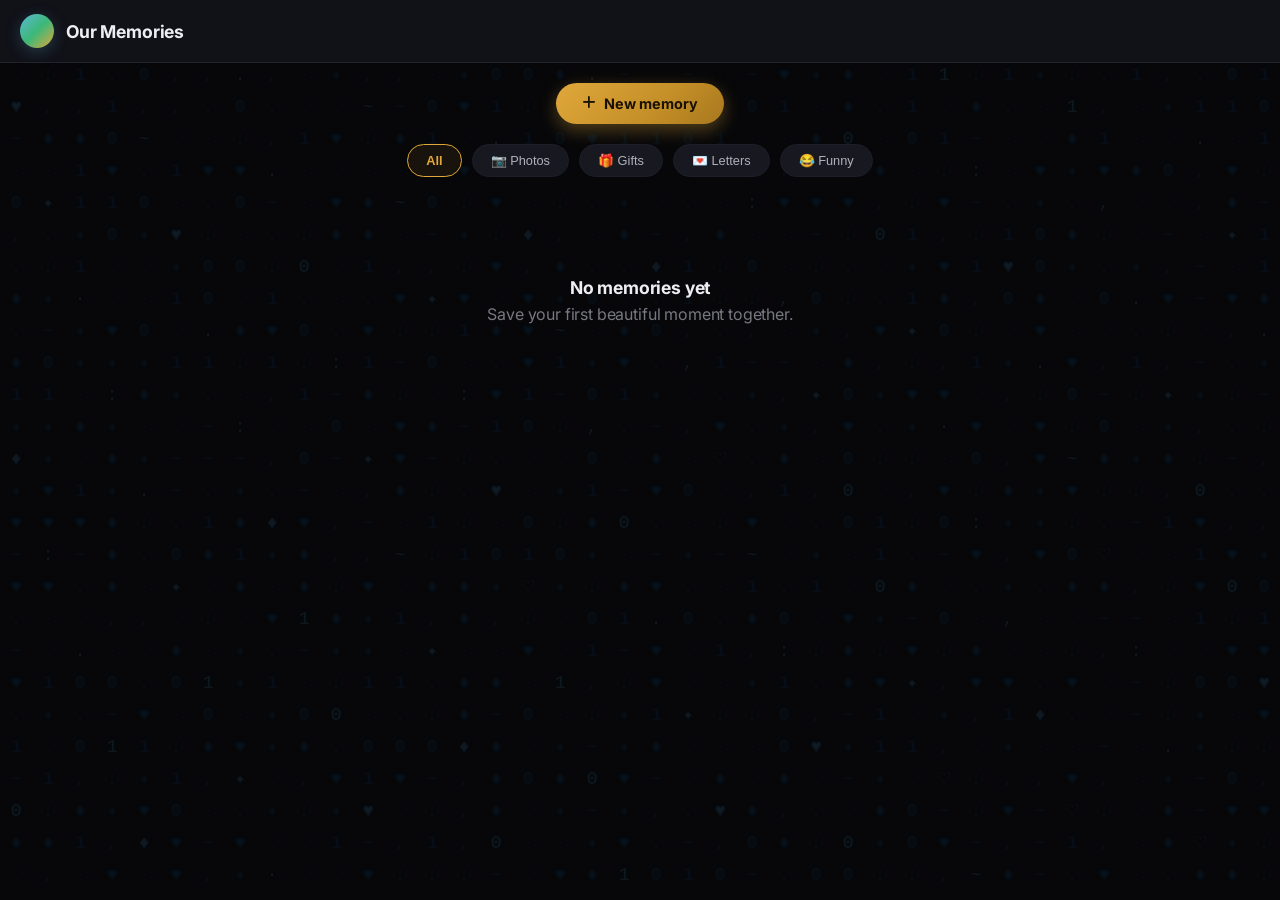
<file: src/main/resources/templates/memories.html>
<!DOCTYPE html>
<html lang="en">
<head>
    <meta charset="UTF-8">
    <meta name="viewport" content="width=device-width, initial-scale=1.0, maximum-scale=1.0, user-scalable=no, viewport-fit=cover">
    <title>Memories · Our Space</title>

    <link rel="preconnect" href="https://fonts.googleapis.com">
    <link rel="preconnect" href="https://fonts.gstatic.com" crossorigin>
    <link href="https://fonts.googleapis.com/css2?family=Inter:opsz,wght@14..32,300;14..32,400;14..32,500;14..32,600;14..32,700;14..32,800;14..32,900&display=swap" rel="stylesheet">
    <link rel="stylesheet" href="https://cdnjs.cloudflare.com/ajax/libs/font-awesome/6.5.1/css/all.min.css">

    <style>
        :root {
            --bg-deep: #070709;
            --bg-primary: #0c0c11;
            --bg-secondary: #111118;
            --bg-tertiary: #16161f;
            --bg-card: #181820;
            --bg-hover: #1e1e2a;
            --bg-input: #1a1a24;
            --rehema: #5db8d4;
            --rehema-soft: rgba(93,184,212,0.1);
            --collins: #3cb878;
            --collins-soft: rgba(60,184,120,0.1);
            --mustard: #e0a83b;
            --mustard-glow: rgba(224,168,59,0.35);
            --mustard-soft: rgba(224,168,59,0.08);
            --mustard-gradient: linear-gradient(135deg, #e0a83b 0%, #c48f28 60%, #a8781e 100%);
            --text-primary: #eeeef2;
            --text-secondary: #b0b0bb;
            --text-muted: #787882;
            --border-subtle: #22222d;
            --border-card: #1e1e2a;
            --radius-xl: 20px;
            --radius-lg: 14px;
            --radius-md: 10px;
            --radius-sm: 8px;
            --shadow-lg: 0 20px 50px rgba(0,0,0,0.6);
            --shadow-md: 0 10px 28px rgba(0,0,0,0.5);
            --shadow-sm: 0 4px 14px rgba(0,0,0,0.4);
            --transition-fast: 0.15s ease;
            --transition-smooth: 0.25s cubic-bezier(0.4,0,0.2,1);
            --transition-bounce: 0.35s cubic-bezier(0.34,1.56,0.64,1);
            --font: 'Inter', system-ui, -apple-system, sans-serif;
        }

        * { margin:0; padding:0; box-sizing:border-box; -webkit-tap-highlight-color:transparent; }
        body {
            font-family: var(--font);
            background: var(--bg-deep);
            color: var(--text-primary);
            min-height: 100vh;
            -webkit-font-smoothing: antialiased;
            letter-spacing: -0.01em;
            position: relative;
        }

        ::-webkit-scrollbar { width:5px; }
        ::-webkit-scrollbar-track { background:transparent; }
        ::-webkit-scrollbar-thumb { background:#2a2a38; border-radius:10px; }

        /* Matrix background */
        .jp-matrix {
            position: fixed; top:0; left:0; width:100vw; height:100vh;
            z-index:0; overflow:hidden;
            display:grid;
            grid-template-columns: repeat(auto-fill, minmax(32px, 1fr));
            grid-auto-rows: 32px;
            justify-content: center; align-content: center;
            font-size: 18px;
            color: rgba(0,150,255,0.4);
            font-family: "Courier New", Courier, monospace;
            opacity: 0.12;
            pointer-events: none;
            user-select: none;
        }
        .jp-matrix > span {
            text-align: center;
            text-shadow: 0 0 5px rgba(0,150,255,0.5);
            line-height:1; display:block;
        }
        .jp-matrix > span:nth-child(19n+2) { animation: smooth-pulse 3.5s ease-in-out infinite 0.2s; }
        .jp-matrix > span:nth-child(29n+1) { animation: smooth-pulse 4.1s ease-in-out infinite 0.7s; }
        .jp-matrix > span:nth-child(11n) { color: rgba(100,200,255,0.7); animation: smooth-pulse 2.9s ease-in-out infinite 1.1s; }
        .jp-matrix > span:nth-child(37n+10) { animation: smooth-pulse 5.3s ease-in-out infinite 1.5s; }
        .jp-matrix > span:nth-child(41n+1) { animation: smooth-pulse 3.9s ease-in-out infinite 0.4s; }
        .jp-matrix > span:nth-child(17n+9) { animation: smooth-pulse 2.8s ease-in-out infinite 0.9s; }
        .jp-matrix > span:nth-child(23n+18) { animation: smooth-pulse 4.3s ease-in-out infinite 1.3s; }
        .jp-matrix > span:nth-child(31n+4) { animation: smooth-pulse 5.6s ease-in-out infinite 0.1s; }
        .jp-matrix > span:nth-child(43n+20) { animation: smooth-pulse 3.6s ease-in-out infinite 1.8s; }
        .jp-matrix > span:nth-child(13n+6) { animation: smooth-pulse 3.2s ease-in-out infinite 1.2s; }
        .jp-matrix > span:nth-child(53n+5) { animation: smooth-pulse 4.9s ease-in-out infinite 0.5s; }
        .jp-matrix > span:nth-child(47n+15) { animation: smooth-pulse 5.9s ease-in-out infinite 1s; }

        @keyframes smooth-pulse {
            0%,100% { color: rgba(0,150,255,0.4); text-shadow: 0 0 5px rgba(0,150,255,0.5); }
            30% { color: rgba(100,200,255,1); text-shadow: 0 0 10px rgba(100,200,255,1), 0 0 15px rgba(100,200,255,1); }
            50% { color: rgba(255,105,180,1); text-shadow: 0 0 10px rgba(255,105,180,1), 0 0 15px rgba(255,105,180,1); }
            70% { color: #ffffff; text-shadow: 0 0 10px #fff, 0 0 15px #fff, 0 0 20px #fff; }
        }

        .header {
            background: var(--bg-secondary); border-bottom: 1px solid var(--border-subtle);
            padding: 14px 20px; display: flex; align-items: center; gap: 12px;
            position: sticky; top:0; z-index:10; backdrop-filter: blur(8px);
        }
        .header-icon {
            width:34px; height:34px; border-radius:50%;
            background: linear-gradient(135deg, var(--rehema), var(--collins), var(--mustard));
            display:flex; align-items:center; justify-content:center;
            font-size:0.9rem; color:#000;
            box-shadow:0 4px 16px rgba(93,184,212,0.25);
        }
        .header h1 { font-size:1.1rem; font-weight:700; }

        .container { position: relative; z-index:1; max-width: 960px; margin:0 auto; padding: 20px 16px 40px; }

        .add-bar { display:flex; justify-content:center; margin-bottom:20px; }
        .btn-add {
            background: var(--mustard-gradient); border:none; color:#1a1000; font-weight:700;
            padding:12px 26px; border-radius:40px; cursor:pointer;
            font-size:0.9rem; display:flex; align-items:center; gap:8px;
            box-shadow:0 6px 18px var(--mustard-glow);
            transition:all var(--transition-smooth);
            font-family:var(--font);
        }
        .btn-add:hover { transform:translateY(-2px); box-shadow:0 12px 28px rgba(224,168,59,0.5); filter:brightness(1.08); }

        .form-panel {
            background: var(--bg-card); border:1px solid var(--border-card);
            border-radius:var(--radius-xl); padding:22px 20px; margin-bottom:22px;
            display:none; box-shadow:var(--shadow-md);
        }
        .form-panel.visible { display:block; }
        .form-panel h3 {
            font-size:0.75rem; text-transform:uppercase; letter-spacing:0.08em;
            color:var(--text-muted); margin-bottom:16px;
        }
        .form-row { display:grid; grid-template-columns:1fr 1fr; gap:12px; }
        .form-group { display:flex; flex-direction:column; gap:5px; margin-bottom:12px; }
        .form-group label {
            font-size:0.7rem; font-weight:600; color:var(--text-muted);
            text-transform:uppercase; letter-spacing:0.04em;
        }
        input, select, textarea {
            font-family:var(--font); font-size:0.85rem;
            padding:10px 14px;
            border:1.5px solid var(--border-card);
            border-radius:var(--radius-sm);
            background:var(--bg-input);
            color:var(--text-primary);
            outline:none; width:100%;
            transition:all var(--transition-fast);
        }
        input:focus, select:focus, textarea:focus {
            border-color:var(--mustard);
            box-shadow:0 0 0 3px rgba(224,168,59,0.07);
        }
        textarea { resize:vertical; min-height:80px; grid-column:span 2; }
        select { color-scheme:dark; cursor:pointer; }

        .file-input-wrapper {
            position: relative; display: flex; align-items: center;
        }
        .file-input-wrapper input[type=file] {
            position: absolute; opacity:0; width:100%; height:100%; cursor:pointer; z-index:2;
        }
        .file-label {
            display:flex; align-items:center; gap:8px;
            padding:10px 16px;
            background:var(--bg-input);
            border:1.5px dashed var(--border-card);
            border-radius:var(--radius-sm);
            color:var(--text-secondary);
            font-size:0.85rem;
            cursor:pointer;
            width:100%;
            transition:all var(--transition-fast);
        }
        .file-label:hover { border-color:var(--mustard); color:var(--mustard); background:var(--mustard-soft); }
        .file-label i { font-size:1rem; }
        .file-count {
            font-size:0.75rem; color:var(--text-muted); margin-top:4px;
        }

        .form-actions {
            display:flex; gap:10px; justify-content:flex-end; margin-top:6px;
        }
        .btn-cancel {
            background:none; border:1px solid var(--border-subtle);
            color:var(--text-secondary); padding:10px 20px; border-radius:var(--radius-sm);
            cursor:pointer; font-family:var(--font); font-weight:500;
        }
        .btn-save {
            background:var(--mustard-gradient);
            border:none; color:#1a1000; font-weight:700;
            padding:10px 24px; border-radius:var(--radius-sm);
            cursor:pointer; font-family:var(--font);
            box-shadow:0 4px 12px var(--mustard-glow);
        }

        .tabs { display:flex; gap:10px; margin-bottom:20px; flex-wrap:wrap; justify-content:center; }
        .tab-btn {
            background:var(--bg-card); border:1px solid var(--border-card);
            color:var(--text-secondary); padding:8px 18px; border-radius:30px;
            cursor:pointer; font-size:0.8rem; font-weight:500;
            transition:all var(--transition-fast);
        }
        .tab-btn:hover { background:var(--bg-hover); }
        .tab-btn.active { background:var(--mustard-soft); border-color:var(--mustard); color:var(--mustard); font-weight:600; }

        .grid {
            display:grid;
            grid-template-columns: repeat(auto-fill, minmax(280px, 1fr));
            gap:18px;
        }
        .card {
            background:var(--bg-card);
            border:1px solid var(--border-card);
            border-radius:var(--radius-lg);
            overflow:hidden;
            transition:all var(--transition-smooth);
            box-shadow:var(--shadow-sm);
            cursor:pointer;
            position: relative;
        }
        .card:hover { transform:translateY(-3px); border-color:#2e2e3c; box-shadow:var(--shadow-md); }
        .card-img-container {
            position: relative;
            width:100%;
            height:200px;
            background:var(--bg-tertiary);
        }
        .card-img-container img,
        .card-img-container video {
            width:100%; height:100%; object-fit:cover;
            display:block;
        }
        .card-img-count {
            position: absolute;
            bottom:8px; right:8px;
            background: rgba(0,0,0,0.7);
            color: white;
            padding:3px 8px;
            border-radius:20px;
            font-size:0.7rem;
            font-weight:600;
            display: flex;
            align-items: center;
            gap:4px;
        }
        .card-video-play {
            position: absolute;
            top: 50%; left: 50%;
            transform: translate(-50%, -50%);
            font-size: 2.5rem;
            color: rgba(255,255,255,0.9);
            text-shadow: 0 0 10px rgba(0,0,0,0.5);
            pointer-events: none;
        }
        .card-body {
            padding:16px; display:flex; flex-direction:column; gap:8px;
        }
        .card-title { font-weight:700; font-size:1rem; }
        .card-category {
            display:inline-block; font-size:0.7rem; font-weight:600;
            padding:3px 10px; border-radius:20px;
            text-transform:uppercase; letter-spacing:0.04em; width:fit-content;
        }
        .cat-PHOTO { background:var(--rehema-soft); color:var(--rehema); }
        .cat-GIFT { background:var(--mustard-soft); color:var(--mustard); }
        .cat-LETTER { background:rgba(255,105,180,0.1); color:#ff8db8; }
        .cat-FUNNY { background:var(--collins-soft); color:var(--collins); }
        .card-desc { font-size:0.85rem; color:var(--text-secondary); line-height:1.5; }
        .card-meta {
            display:flex; justify-content:space-between; align-items:center;
            font-size:0.72rem; color:var(--text-muted); margin-top:auto;
        }
        .btn-delete {
            background:none; border:1px solid rgba(255,80,80,0.3);
            color:#ff5e5e; padding:6px 14px; border-radius:20px;
            cursor:pointer; font-size:0.75rem; font-weight:600;
            transition:all var(--transition-fast);
            display:flex; align-items:center; gap:5px;
        }
        .btn-delete:hover { background:rgba(255,80,80,0.1); border-color:#ff5e5e; }

        /* Modal */
        .modal-overlay {
            position:fixed; inset:0; background:rgba(0,0,0,0.8);
            backdrop-filter:blur(8px);
            z-index:100; display:none; align-items:center; justify-content:center;
            padding:20px;
        }
        .modal-overlay.active { display:flex; }
        .modal-content {
            background:var(--bg-card); border:1px solid var(--border-card);
            border-radius:var(--radius-xl);
            width:100%; max-width:500px; max-height:90vh;
            overflow-y:auto;
            box-shadow:var(--shadow-lg);
            animation: modalIn 0.25s ease;
            position: relative;
        }
        @keyframes modalIn { from{opacity:0; transform:scale(0.95);} to{opacity:1; transform:scale(1);} }
        .modal-close {
            position:absolute; top:16px; right:16px;
            background:rgba(0,0,0,0.5); border:none;
            color:white; width:36px; height:36px; border-radius:50%;
            display:flex; align-items:center; justify-content:center;
            cursor:pointer; font-size:1.2rem; z-index:10;
        }
        .modal-gallery {
            display: flex;
            overflow-x: auto;
            scroll-snap-type: x mandatory;
            gap: 4px;
            background: var(--bg-tertiary);
            max-height: 400px;
        }
        .modal-gallery img,
        .modal-gallery video {
            width: 100%;
            flex-shrink: 0;
            scroll-snap-align: center;
            object-fit: contain;
            max-height: 400px;
        }
        .modal-body {
            padding:20px;
        }
        .modal-category { margin-bottom:12px; }
        .modal-title {
            font-weight:700; font-size:1.2rem; margin-bottom:8px;
        }
        .modal-desc {
            color:var(--text-secondary); line-height:1.6; margin-bottom:16px;
        }
        .modal-footer {
            font-size:0.8rem; color:var(--text-muted);
            border-top:1px solid var(--border-card); padding-top:12px;
            display:flex; justify-content:space-between;
        }

        .empty-state {
            grid-column:1/-1; text-align:center; padding:60px 20px; color:var(--text-muted);
        }
        .empty-state i { font-size:2.5rem; margin-bottom:12px; opacity:0.7; }
        .empty-state h3 { font-size:1.1rem; color:var(--text-primary); margin-bottom:6px; }

        @media (max-width:600px) {
            .form-row { grid-template-columns:1fr; }
            textarea { grid-column:span 1; }
            .grid { grid-template-columns:1fr; }
        }
    </style>
</head>
<body>

<div class="jp-matrix" id="matrixContainer"></div>

<div class="header">
    <div class="header-icon"><i class="fa-solid fa-sparkles"></i></div>
    <h1>Our Memories</h1>
</div>

<div class="container">

    <div class="add-bar">
        <button class="btn-add" id="btnToggleForm"><i class="fa-solid fa-plus"></i> New memory</button>
    </div>

    <!-- Form panel -->
    <div class="form-panel" id="formPanel">
        <h3>✨ Save a moment</h3>
        <div class="form-row">
            <div class="form-group">
                <label>Title</label>
                <input type="text" id="titleInput" placeholder="A name for this memory…">
            </div>
            <div class="form-group">
                <label>Category</label>
                <select id="categoryInput">
                    <option value="PHOTO">📷 Photo</option>
                    <option value="GIFT">🎁 Gift</option>
                    <option value="LETTER">💌 Letter</option>
                    <option value="FUNNY">😂 Funny</option>
                </select>
            </div>
            <div class="form-group">
                <label>Media (Photos & Videos)</label>
                <div class="file-input-wrapper">
                    <input type="file" id="mediaFiles" accept="image/*,video/*" multiple>
                    <span class="file-label" id="fileLabel">
                        <i class="fa-solid fa-cloud-arrow-up"></i> Choose photos & videos
                    </span>
                </div>
                <div class="file-count" id="fileCount"></div>
            </div>
            <div class="form-group">
                <label>Your name</label>
                <input type="text" id="uploadedByInput" placeholder="Rehema or Collins">
            </div>
            <div class="form-group" style="grid-column: 1 / -1;">
                <label>Description</label>
                <textarea id="descInput" placeholder="What made this moment special?"></textarea>
            </div>
        </div>
        <div class="form-actions">
            <button class="btn-cancel" id="btnCancelForm">Cancel</button>
            <button class="btn-save" id="btnSave">Save memory</button>
        </div>
    </div>

    <!-- Category tabs -->
    <div class="tabs" id="categoryTabs">
        <button class="tab-btn active" data-category="all">All</button>
        <button class="tab-btn" data-category="PHOTO">📷 Photos</button>
        <button class="tab-btn" data-category="GIFT">🎁 Gifts</button>
        <button class="tab-btn" data-category="LETTER">💌 Letters</button>
        <button class="tab-btn" data-category="FUNNY">😂 Funny</button>
    </div>

    <!-- Memories grid -->
    <div class="grid" id="memoriesGrid"></div>

</div>

<!-- Memory detail modal -->
<div class="modal-overlay" id="modalOverlay" onclick="closeModal()">
    <div class="modal-content" onclick="event.stopPropagation()">
        <button class="modal-close" onclick="closeModal()"><i class="fa-solid fa-xmark"></i></button>
        <div class="modal-gallery" id="modalGallery"></div>
        <div class="modal-body">
            <div class="modal-category" id="modalCategory"></div>
            <h2 class="modal-title" id="modalTitle"></h2>
            <p class="modal-desc" id="modalDesc"></p>
            <div class="modal-footer">
                <span id="modalAuthor"></span>
                <span id="modalDate"></span>
            </div>
        </div>
    </div>
</div>

<script>
    // const API = "http://localhost:8080/api/memories";
const API = "https://our-space-htoh.onrender.com/api/memories";
    const formPanel = document.getElementById("formPanel");
    const btnToggle = document.getElementById("btnToggleForm");
    const btnCancel = document.getElementById("btnCancelForm");
    const btnSave = document.getElementById("btnSave");
    const grid = document.getElementById("memoriesGrid");
    const tabButtons = document.querySelectorAll(".tab-btn");
    const modalOverlay = document.getElementById("modalOverlay");
    const modalGallery = document.getElementById("modalGallery");
    const modalCategory = document.getElementById("modalCategory");
    const modalTitle = document.getElementById("modalTitle");
    const modalDesc = document.getElementById("modalDesc");
    const modalAuthor = document.getElementById("modalAuthor");
    const modalDate = document.getElementById("modalDate");

    let allMemories = [];
    let currentCategory = "all";

    // File input change handler
    document.getElementById("mediaFiles").addEventListener("change", (e) => {
        const files = e.target.files;
        const label = document.getElementById("fileLabel");
        const count = document.getElementById("fileCount");
        if (files.length > 0) {
            let imgCount = 0, vidCount = 0;
            for (let f of files) {
                if (f.type.startsWith('image/')) imgCount++;
                else if (f.type.startsWith('video/')) vidCount++;
            }
            let msg = `${files.length} file${files.length > 1 ? 's' : ''} selected`;
            if (imgCount > 0) msg += ` (${imgCount} photo${imgCount !== 1 ? 's' : ''}`;
            if (vidCount > 0) msg += `${imgCount > 0 ? ', ' : ' ('}${vidCount} video${vidCount !== 1 ? 's' : ''}`;
            if (imgCount > 0 || vidCount > 0) msg += ')';
            label.innerHTML = `<i class="fa-solid fa-check"></i> ${msg}`;
            count.textContent = `${files.length} media file${files.length > 1 ? 's' : ''} ready to upload`;
        } else {
            label.innerHTML = `<i class="fa-solid fa-cloud-arrow-up"></i> Choose photos & videos`;
            count.textContent = '';
        }
    });

    // Toggle form
    btnToggle.addEventListener("click", () => {
        formPanel.classList.add("visible");
        btnToggle.style.display = "none";
    });
    btnCancel.addEventListener("click", closeForm);
    function closeForm() {
        formPanel.classList.remove("visible");
        btnToggle.style.display = "flex";
        clearForm();
    }
    function clearForm() {
        document.getElementById("titleInput").value = "";
        document.getElementById("categoryInput").value = "PHOTO";
        document.getElementById("mediaFiles").value = "";
        document.getElementById("uploadedByInput").value = "";
        document.getElementById("descInput").value = "";
        document.getElementById("fileLabel").innerHTML = `<i class="fa-solid fa-cloud-arrow-up"></i> Choose photos & videos`;
        document.getElementById("fileCount").textContent = "";
    }

    async function loadMemories() {
        try {
            const res = await fetch(API);
            if (!res.ok) throw new Error("Failed");
            allMemories = await res.json();
            applyFilter();
        } catch (e) {
            grid.innerHTML = `
                <div class="empty-state">
                    <i class="fa-solid fa-sparkles"></i>
                    <h3>No memories yet</h3>
                    <p>Save your first beautiful moment together.</p>
                </div>`;
        }
    }

    function applyFilter() {
        const filtered = currentCategory === "all"
            ? allMemories
            : allMemories.filter(m => m.category === currentCategory);
        renderMemories(filtered);
    }

    // Helper to check if a URL is a video based on extension
    function isVideoUrl(url) {
        if (!url) return false;
        const videoExtensions = ['.mp4', '.mov', '.webm', '.mkv', '.3gp', '.avi', '.ogv'];
        const lowerUrl = url.toLowerCase();
        return videoExtensions.some(ext => lowerUrl.endsWith(ext) || lowerUrl.includes(ext + '?'));
    }

    function renderMemories(memories) {
        if (!memories.length) {
            grid.innerHTML = `
                <div class="empty-state">
                    <i class="fa-solid fa-sparkles"></i>
                    <h3>No memories found</h3>
                    <p>Try another category or add a new one.</p>
                </div>`;
            return;
        }
        grid.innerHTML = memories.reverse().map(m => {
            const imageUrls = m.imageUrls || (m.imageUrl ? [m.imageUrl] : []);
            const firstMedia = imageUrls.length > 0 ? imageUrls[0] : null;
            const imageCount = imageUrls.length;
            const dateStr = m.dateCreated
                ? new Date(m.dateCreated).toLocaleDateString("en-US", { year:"numeric", month:"short", day:"numeric" })
                : "";

            let mediaPreviewHTML = '';
            if (firstMedia) {
                if (isVideoUrl(firstMedia)) {
                    // Show a video tag as thumbnail with play icon overlay
                    mediaPreviewHTML = `
                        <video src="${escapeHTML(firstMedia)}" muted preload="metadata"></video>
                        <div class="card-video-play"><i class="fa-solid fa-play-circle"></i></div>
                    `;
                } else {
                    mediaPreviewHTML = `<img src="${escapeHTML(firstMedia)}" alt="${escapeHTML(m.title || '')}" onerror="this.style.display='none'">`;
                }
            }

            return `
                <div class="card" onclick="openModal('${m.id}')">
                    <div class="card-img-container">
                        ${mediaPreviewHTML}
                        ${imageCount > 1 ? `<div class="card-img-count"><i class="fa-solid fa-images"></i> ${imageCount}</div>` : ''}
                    </div>
                    <div class="card-body">
                        <span class="card-category cat-${m.category || 'PHOTO'}">${escapeHTML(m.category || 'PHOTO')}</span>
                        <div class="card-title">${escapeHTML(m.title || 'Untitled')}</div>
                        <div class="card-desc">${escapeHTML(m.description || '')}</div>
                        <div class="card-meta">
                            <span>By ${escapeHTML(m.uploadedBy || 'someone')} · ${dateStr}</span>
                            <button class="btn-delete" onclick="event.stopPropagation(); deleteMemory(${m.id})">
                                <i class="fa-solid fa-trash"></i> Delete
                            </button>
                        </div>
                    </div>
                </div>
            `;
        }).join("");
    }

    // Open modal with all media
    window.openModal = function(id) {
        const memory = allMemories.find(m => m.id == id);
        if (!memory) return;

        const mediaUrls = memory.imageUrls || (memory.imageUrl ? [memory.imageUrl] : []);
        modalGallery.innerHTML = mediaUrls.map(url => {
            if (isVideoUrl(url)) {
                return `<video src="${escapeHTML(url)}" controls playsinline></video>`;
            } else {
                return `<img src="${escapeHTML(url)}" alt="">`;
            }
        }).join('');

        modalCategory.innerHTML = `<span class="card-category cat-${memory.category}">${escapeHTML(memory.category || 'PHOTO')}</span>`;
        modalTitle.textContent = memory.title || "Untitled";
        modalDesc.textContent = memory.description || "";
        modalAuthor.textContent = `Uploaded by ${memory.uploadedBy || 'someone'}`;
        modalDate.textContent = memory.dateCreated
            ? new Date(memory.dateCreated).toLocaleDateString("en-US", { year:"numeric", month:"long", day:"numeric" })
            : "";
        modalOverlay.classList.add("active");
        document.body.style.overflow = "hidden";
    };

    window.closeModal = function() {
        modalOverlay.classList.remove("active");
        document.body.style.overflow = "";
    };

    // Upload media (images & videos) to server
    async function uploadMedia(files) {
        const formData = new FormData();
        for (let file of files) {
            formData.append("files", file);
        }
        const res = await fetch(`${API}/upload`, {
            method: "POST",
            body: formData,
        });
        if (!res.ok) {
            const errorText = await res.text();
            throw new Error(errorText || "Upload failed");
        }
        return await res.json(); // returns array of URLs
    }

    btnSave.addEventListener("click", async () => {
        const title = document.getElementById("titleInput").value.trim();
        const fileInput = document.getElementById("mediaFiles");
        const files = fileInput.files;

        if (!title && files.length === 0) {
            alert("Please enter a title or choose at least one photo/video.");
            return;
        }

        btnSave.disabled = true;
        btnSave.innerHTML = '<i class="fa-solid fa-spinner fa-spin"></i> Saving...';

        let mediaUrls = [];
        if (files.length > 0) {
            try {
                mediaUrls = await uploadMedia(files);
            } catch (e) {
                alert("Upload failed: " + e.message);
                btnSave.disabled = false;
                btnSave.innerHTML = "Save memory";
                return;
            }
        }

        const memory = {
            title: title || "Untitled",
            category: document.getElementById("categoryInput").value,
            description: document.getElementById("descInput").value.trim(),
            uploadedBy: document.getElementById("uploadedByInput").value.trim() || "Anonymous",
            imageUrls: mediaUrls, // includes both images and videos
            dateCreated: new Date().toISOString().split('T')[0]
        };

        try {
            const res = await fetch(API, {
                method: "POST",
                headers: { "Content-Type": "application/json" },
                body: JSON.stringify(memory)
            });
            if (!res.ok) {
                const errorText = await res.text();
                throw new Error(errorText || "Save failed");
            }
            closeForm();
            loadMemories();
        } catch (e) {
            alert("Could not save memory: " + e.message);
        } finally {
            btnSave.disabled = false;
            btnSave.innerHTML = "Save memory";
        }
    });

    async function deleteMemory(id) {
        if (!confirm("Delete this memory?")) return;
        try {
            await fetch(`${API}/${id}`, { method: "DELETE" });
            loadMemories();
        } catch (e) {
            alert("Delete failed.");
        }
    }
    window.deleteMemory = deleteMemory;

    tabButtons.forEach(btn => {
        btn.addEventListener("click", () => {
            tabButtons.forEach(b => b.classList.remove("active"));
            btn.classList.add("active");
            currentCategory = btn.dataset.category;
            applyFilter();
        });
    });

    function escapeHTML(str) {
        const div = document.createElement("div");
        div.textContent = str || "";
        return div.innerHTML;
    }

    (function generateMatrix() {
        const container = document.getElementById("matrixContainer");
        const cols = Math.floor(window.innerWidth / 32);
        const rows = Math.floor(window.innerHeight / 32);
        const total = cols * rows;
        const chars = ['0','1','♥','✦','♦','♡','·',':','.',',','~'];
        let html = '';
        for (let i = 0; i < total; i++) {
            html += `<span>${chars[Math.floor(Math.random() * chars.length)]}</span>`;
        }
        container.innerHTML = html;
    })();

    loadMemories();
</script>
</body>
</html>
</file>
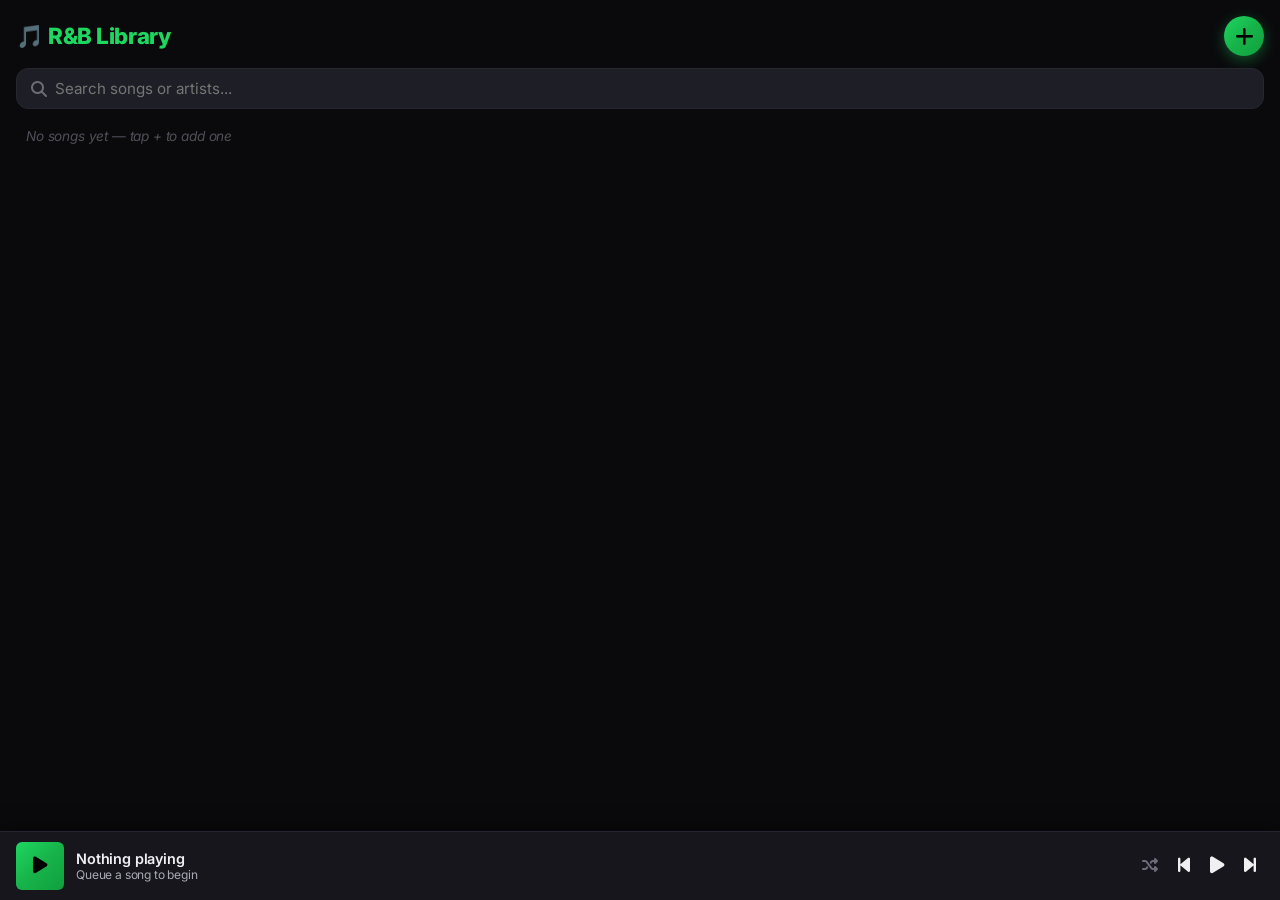
<file: src/main/resources/templates/song.html>
<!DOCTYPE html>
<html lang="en">
<head>
    <meta charset="UTF-8">
    <meta name="viewport" content="width=device-width, initial-scale=1.0, maximum-scale=1.0, user-scalable=no, viewport-fit=cover">
    <title>Music Player</title>

    <link rel="preconnect" href="https://fonts.googleapis.com">
    <link rel="preconnect" href="https://fonts.gstatic.com" crossorigin>
    <link href="https://fonts.googleapis.com/css2?family=Inter:opsz,wght@14..32,300;14..32,400;14..32,500;14..32,600;14..32,700;14..32,800;14..32,900&display=swap" rel="stylesheet">
    <link rel="stylesheet" href="https://cdnjs.cloudflare.com/ajax/libs/font-awesome/6.5.1/css/all.min.css">
<style>
    :root {
        --bg-primary: #0a0a0c;
        --bg-secondary: #0f0f13;
        --bg-tertiary: #16161c;
        --bg-card: #1b1b22;
        --bg-hover: #22222b;
        --bg-input: #1e1e26;
        --accent: #1ed760;
        --accent-glow: rgba(30, 215, 96, 0.35);
        --accent-gradient: linear-gradient(135deg, #1ed760 0%, #17b34a 50%, #0fa03e 100%);
        --text-primary: #f0f0f3;
        --text-secondary: #a9a9b3;
        --text-muted: #6c6c78;
        --border-subtle: #262630;
        --radius-lg: 16px;
        --radius-md: 12px;
        --radius-sm: 8px;
        --shadow-lg: 0 20px 40px rgba(0, 0, 0, 0.6);
        --shadow-md: 0 8px 16px rgba(0, 0, 0, 0.5);
        --shadow-sm: 0 4px 8px rgba(0, 0, 0, 0.4);
        --transition-fast: 0.15s ease;
        --transition-smooth: 0.25s cubic-bezier(0.4, 0, 0.2, 1);
        --transition-bounce: 0.35s cubic-bezier(0.34, 1.56, 0.64, 1);
        --font-family: 'Inter', system-ui, -apple-system, sans-serif;
        --safe-bottom: env(safe-area-inset-bottom, 0px);
    }

    * { margin: 0; padding: 0; box-sizing: border-box; -webkit-tap-highlight-color: transparent; }

    body {
        background: var(--bg-primary);
        color: var(--text-primary);
        font-family: var(--font-family);
        height: 100vh;
        height: -webkit-fill-available;
        overflow: hidden;
        letter-spacing: -0.01em;
        -webkit-font-smoothing: antialiased;
        user-select: none;
        -webkit-user-select: none;
        display: flex;
        flex-direction: column;
    }

    ::-webkit-scrollbar { width: 4px; }
    ::-webkit-scrollbar-track { background: transparent; }
    ::-webkit-scrollbar-thumb { background: #2e2e3a; border-radius: 10px; }

    /* ── APP CONTAINER ── */
    .app {
        display: flex;
        flex-direction: column;
        height: 100%;
        overflow: hidden;        /* keep */
        min-height: 0;           /* ★ FIX: allow flex children to shrink */
    }

    /* ── LIBRARY SCREEN ── */
    .library-screen {
        display: flex;
        flex-direction: column;
        flex: 1;
        min-height: 0;           /* ★ FIX: allow the song list to shrink */
        overflow: hidden;
        background: var(--bg-primary);
        padding: 16px 16px 0;
        padding-bottom: calc(80px + var(--safe-bottom));
    }

    .library-header {
        display: flex;
        align-items: center;
        justify-content: space-between;
        margin-bottom: 12px;
        flex-shrink: 0;
    }
    .library-header h2 {
        font-size: 1.4rem;
        font-weight: 800;
        color: var(--accent);
        letter-spacing: -0.02em;
    }
    .add-fab {
        width: 40px; height: 40px; border-radius: 50%;
        background: var(--accent-gradient);
        border: none; color: #000; font-size: 1.3rem;
        display: flex; align-items: center; justify-content: center;
        cursor: pointer; box-shadow: 0 4px 14px var(--accent-glow);
        transition: transform var(--transition-bounce);
    }
    .add-fab:active { transform: scale(0.92); }

    .search-box {
        background: var(--bg-input);
        border-radius: var(--radius-md);
        padding: 10px 14px;
        display: flex;
        align-items: center;
        gap: 8px;
        margin-bottom: 16px;
        flex-shrink: 0;
        border: 1px solid var(--border-subtle);
    }
    .search-box input {
        background: none;
        border: none;
        color: var(--text-primary);
        font-size: 0.95rem;
        width: 100%;
        outline: none;
        font-family: var(--font-family);
    }
    .search-box i { color: var(--text-muted); }

    /* ── SONG LIST ── */
    .song-list {
        
        overflow-y: auto;        /* ★ enables scrolling */
        height: 450px;
        
    }
    .song-list:empty::after {
        content: 'No songs yet — tap + to add one';
        color: var(--text-muted);
        font-size: 0.85rem;
        text-align: center;
        padding: 40px 10px;
        opacity: 0.7;
        font-style: italic;
    }

    .song-item {
        display: flex;
        align-items: center;
        gap: 12px;
        background: var(--bg-card);
        padding: 12px 14px;
        border-radius: var(--radius-sm);
        transition: background var(--transition-fast), transform var(--transition-fast);
        border: 1px solid transparent;
        cursor: pointer;
        flex-shrink: 0;
    }
    .song-item:active { background: var(--bg-hover); transform: scale(0.99); }
    .song-thumb {
        width: 42px; height: 42px; border-radius: 6px;
        background: var(--bg-tertiary);
        display: flex; align-items: center; justify-content: center;
        color: var(--text-muted); font-size: 1.1rem; flex-shrink: 0;
    }
    .song-info { flex: 1; min-width: 0; }
    .song-title {
        font-weight: 600; font-size: 0.9rem; color: var(--text-primary);
        white-space: nowrap; overflow: hidden; text-overflow: ellipsis;
    }
    .song-artist {
        font-size: 0.75rem; color: var(--text-secondary);
        margin-top: 2px; white-space: nowrap; overflow: hidden; text-overflow: ellipsis;
    }
    .delete-btn {
        background: none; border: none; color: var(--text-muted);
        font-size: 1rem; padding: 8px; cursor: pointer; border-radius: 6px;
        transition: color var(--transition-fast), background var(--transition-fast);
    }
    .delete-btn:active { color: #ff5e5e; background: rgba(255, 80, 80, 0.1); }

    /* ── ADD FORM ── */
    .form-overlay {
        position: fixed; inset: 0; background: rgba(0,0,0,0.5);
        z-index: 50; display: none; align-items: flex-end;
    }
    .form-overlay.active { display: flex; }
    .form-sheet {
        background: var(--bg-secondary);
        width: 100%; max-height: 80vh; border-radius: 20px 20px 0 0;
        padding: 20px; display: flex; flex-direction: column; gap: 12px; overflow-y: auto;
        box-shadow: 0 -10px 30px rgba(0,0,0,0.5);
        transform: translateY(100%); transition: transform 0.3s ease;
    }
    .form-overlay.active .form-sheet { transform: translateY(0); }
    .form-sheet h3 { font-size: 1rem; font-weight: 700; margin-bottom: 4px; }
    .form-sheet input,
    .form-sheet textarea {
        background: var(--bg-input);
        border: 1px solid var(--border-subtle);
        border-radius: var(--radius-sm);
        padding: 12px;
        color: var(--text-primary);
        font-size: 0.95rem;
        font-family: var(--font-family);
        outline: none;
    }
    .form-sheet input:focus,
    .form-sheet textarea:focus { border-color: var(--accent); }
    .form-sheet textarea { min-height: 80px; resize: vertical; }
    .form-actions { display: flex; gap: 10px; margin-top: 8px; }
    .btn-cancel {
        background: var(--bg-card);
        border: 1px solid var(--border-subtle);
        color: var(--text-secondary);
        padding: 12px; border-radius: var(--radius-sm);
        flex: 1; font-weight: 600; text-align: center; cursor: pointer;
    }
    .btn-save {
        background: var(--accent-gradient);
        border: none; color: #000;
        padding: 12px; border-radius: var(--radius-sm);
        flex: 1; font-weight: 700; cursor: pointer;
    }

    /* ── MINI PLAYER ── */
    .mini-player {
        position: fixed; bottom: 0; left: 0; right: 0;
        background: var(--bg-tertiary); backdrop-filter: blur(10px);
        border-top: 1px solid var(--border-subtle);
        padding: 10px 16px; padding-bottom: calc(10px + var(--safe-bottom));
        display: flex; align-items: center; gap: 12px;
        z-index: 30; box-shadow: 0 -4px 20px rgba(0,0,0,0.4);
        cursor: pointer; touch-action: manipulation;
    }
    .mini-player:active { background: var(--bg-hover); }
    .mini-art {
        width: 44px; height: 44px; border-radius: 6px;
        background: var(--accent-gradient);
        display: flex; align-items: center; justify-content: center;
        color: #000; font-size: 1.2rem; flex-shrink: 0;
    }
    .mini-info { flex: 1; min-width: 0; }
    .mini-title {
        font-weight: 600; font-size: 0.9rem; color: var(--text-primary);
        white-space: nowrap; overflow: hidden; text-overflow: ellipsis;
    }
    .mini-artist { font-size: 0.75rem; color: var(--text-secondary); }
    .mini-controls { display: flex; align-items: center; gap: 4px; }
    .mini-controls button {
        background: none; border: none; color: var(--text-primary);
        font-size: 1.2rem; padding: 8px; cursor: pointer;
        transition: transform var(--transition-fast);
    }
    .mini-controls button:active { transform: scale(0.85); }
    .mini-controls .btn-shuffle { font-size: 1rem; color: var(--text-muted); }
    .mini-controls .btn-shuffle.active { color: var(--accent); }

    /* ── NOW PLAYING SCREEN ── */
    .player-screen {
        position: fixed; inset: 0; background: var(--bg-primary);
        z-index: 40; display: flex; flex-direction: column;
        transform: translateY(100%);
        transition: transform 0.35s cubic-bezier(0.4, 0, 0.2, 1);
        padding-top: env(safe-area-inset-top);
    }
    .player-screen.active { transform: translateY(0); }
    .player-top {
        display: flex; align-items: center; padding: 16px; gap: 12px; flex-shrink: 0;
    }
    .back-btn {
        background: none; border: none; color: var(--text-primary);
        font-size: 1.5rem; padding: 8px; cursor: pointer;
    }
    .now-playing-area {
        flex: 1; display: flex; flex-direction: column; align-items: center;
        justify-content: center; padding: 16px; gap: 16px;
    }
    .video-wrapper {
        width: 100%; max-width: 400px; aspect-ratio: 16 / 9;
        border-radius: var(--radius-lg); overflow: hidden; background: #000;
        box-shadow: var(--shadow-lg);
    }
    .video-wrapper iframe { width: 100%; height: 100%; border: none; }
    .video-wrapper.empty {
        display: flex; align-items: center; justify-content: center;
        background: var(--bg-tertiary); border: 2px dashed #2e2e38;
    }
    .video-wrapper.empty::after { content: '🎬'; font-size: 3rem; opacity: 0.3; }
    .np-title {
        font-weight: 700; font-size: 1.3rem; text-align: center; color: var(--text-primary);
    }
    .np-artist { font-size: 0.9rem; color: var(--text-secondary); }
    .np-note {
        font-size: 0.85rem; color: var(--text-muted); font-style: italic; text-align: center;
        background: rgba(30,215,96,0.08); padding: 6px 14px; border-radius: 20px; display: none;
    }
    .np-note.visible { display: block; }
    .player-controls { display: flex; align-items: center; gap: 20px; margin-top: 10px; }
    .player-controls button {
        background: none; border: none; color: var(--text-primary);
        font-size: 1.8rem; padding: 8px; cursor: pointer;
        transition: transform var(--transition-fast);
    }
    .player-controls button:active { transform: scale(0.88); }
    .play-btn-big {
        background: var(--accent-gradient); border: none; color: #000;
        width: 60px; height: 60px; border-radius: 50%; font-size: 1.8rem;
        display: flex; align-items: center; justify-content: center;
        box-shadow: 0 8px 24px var(--accent-glow);
    }

    .fetch-status {
        font-size: 0.75rem; color: var(--accent); margin-top: -4px; display: none;
    }
    .fetch-status.visible { display: block; }

    @media (min-width: 500px) {
        .song-thumb { width: 48px; height: 48px; }
        .song-title { font-size: 1rem; }
        .song-artist { font-size: 0.8rem; }
        .mini-art { width: 48px; height: 48px; }
    }
</style>
</head>
<body>

<div class="app">
    <div class="library-screen">
        <div class="library-header">
            <h2>🎵 R&B Library</h2>
            <button class="add-fab" id="showAddForm"><i class="fa-solid fa-plus"></i></button>
        </div>
        <div class="search-box">
            <i class="fa-solid fa-magnifying-glass"></i>
            <input id="search" type="text" placeholder="Search songs or artists..." oninput="renderList()" autocomplete="off">
        </div>
        <div class="song-list" id="songList"></div>
    </div>

    <div class="form-overlay" id="formOverlay">
        <div class="form-sheet">
            <h3>Add a song</h3>
            <input id="youtubeInput" type="text" placeholder="YouTube link (watch or youtu.be)" autocomplete="off">
            <div class="fetch-status" id="fetchStatus"></div>
            <input id="titleInput" type="text" placeholder="Song title (auto‑filled)" autocomplete="off">
            <input id="artistInput" type="text" placeholder="Artist name (auto‑filled)" autocomplete="off">
            <textarea id="noteInput" placeholder="Add a note..."></textarea>
            <div class="form-actions">
                <div class="btn-cancel" id="cancelForm">Cancel</div>
                <div class="btn-save" id="saveForm">Save</div>
            </div>
        </div>
    </div>

    <div class="mini-player" id="miniPlayer" onclick="openPlayerScreen()">
        <div class="mini-art"><i class="fa-solid fa-play"></i></div>
        <div class="mini-info">
            <div class="mini-title" id="miniTitle">Nothing playing</div>
            <div class="mini-artist" id="miniArtist">Queue a song to begin</div>
        </div>
        <div class="mini-controls" onclick="event.stopPropagation();">
            <button class="btn-shuffle" id="shuffleBtn" onclick="toggleShuffle()" title="Shuffle"><i class="fa-solid fa-shuffle"></i></button>
            <button onclick="prevSong()"><i class="fa-solid fa-backward-step"></i></button>
            <button onclick="togglePlay()"><i class="fa-solid fa-play" id="miniPlayIcon"></i></button>
            <button onclick="nextSong()"><i class="fa-solid fa-forward-step"></i></button>
        </div>
    </div>

    <div class="player-screen" id="playerScreen">
        <div class="player-top">
            <button class="back-btn" onclick="closePlayerScreen()"><i class="fa-solid fa-chevron-down"></i></button>
            <span style="font-weight:600;">Now Playing</span>
        </div>
        <div class="now-playing-area">
            <div class="video-wrapper empty" id="videoContainer"></div>
            <div class="np-title" id="npTitle">Select a song</div>
            <div class="np-artist" id="npArtist"></div>
            <div class="np-note" id="npNote"></div>
            <div class="player-controls">
                <button onclick="prevSong()"><i class="fa-solid fa-backward-step"></i></button>
                <button class="play-btn-big" onclick="togglePlay()"><i class="fa-solid fa-play" id="bigPlayIcon"></i></button>
                <button onclick="nextSong()"><i class="fa-solid fa-forward-step"></i></button>
            </div>
        </div>
    </div>
</div>

<!-- YouTube IFrame API -->
<script>
    let ytPlayer = null;
    let isPlayerReady = false;

    const tag = document.createElement('script');
    tag.src = "https://www.youtube.com/iframe_api";
    const firstScriptTag = document.getElementsByTagName('script')[0];
    firstScriptTag.parentNode.insertBefore(tag, firstScriptTag);

    function onYouTubeIframeAPIReady() { console.log('YT API ready'); }

    function createPlayer(videoId) {
        if (ytPlayer) ytPlayer.destroy();
        const container = document.getElementById('videoContainer');
        container.innerHTML = '';
        container.classList.remove('empty');

        ytPlayer = new YT.Player('videoContainer', {
            height: '100%',
            width: '100%',
            videoId: videoId,
            playerVars: {
                'autoplay': 1,
                'controls': 1,
                'rel': 0,
                'playsinline': 1,
                'modestbranding': 1,
                'origin': window.location.origin
            },
            events: {
                'onReady': onPlayerReady,
                'onStateChange': onPlayerStateChange
            }
        });
    }
   
    function onPlayerReady(event) {
        isPlayerReady = true;
        event.target.playVideo();
        updatePlayIcons(true);
    }

  function onPlayerStateChange(event) {
    if (event.data === YT.PlayerState.PLAYING) {
        updatePlayIcons(true);
        notifyParent(true);
    } else if (event.data === YT.PlayerState.PAUSED) {
        updatePlayIcons(false);
        notifyParent(false);
    } else if (event.data === YT.PlayerState.ENDED) {
        updatePlayIcons(false);
        notifyParent(false);
        nextSong();   // if you still want auto‑next
    }
}

function notifyParent(playing) {
    if (window.parent !== window) {
        const song = songs[currentIndex];
        if (song) {
            window.parent.postMessage({
                action: 'nowPlaying',
                title: song.title || 'Untitled',
                artist: song.artist || 'Unknown',
                playing: playing
            }, '*');
        }
    }
}
    function updatePlayIcons(playing) {
        const icon = playing ? 'fa-pause' : 'fa-play';
        document.getElementById('miniPlayIcon').className = `fa-solid ${icon}`;
        document.getElementById('bigPlayIcon').className = `fa-solid ${icon}`;
    }

    function togglePlay() {
        if (!ytPlayer || !isPlayerReady) {
            if (songs.length > 0 && currentIndex === -1) playSong(0);
            return;
        }
        const state = ytPlayer.getPlayerState();
        if (state === YT.PlayerState.PLAYING) {
            ytPlayer.pauseVideo();
        } else {
            ytPlayer.playVideo();
        }
    }
</script>

<script>
    const API = "https://our-space-htoh.onrender.com/api/songs"
    let songs = [];
    let currentIndex = -1;
    let shuffleMode = false;
    let shuffleQueue = [];

    const songListEl = document.getElementById("songList");
    const miniTitle = document.getElementById("miniTitle");
    const miniArtist = document.getElementById("miniArtist");
    const npTitle = document.getElementById("npTitle");
    const npArtist = document.getElementById("npArtist");
    const npNote = document.getElementById("npNote");
    const videoContainer = document.getElementById("videoContainer");
    const playerScreen = document.getElementById("playerScreen");

    // ── Fetch YouTube info ──
    async function fetchYouTubeInfo(url) {
        const videoId = extractYouTubeID(url);
        if (!videoId) return null;
        try {
            const res = await fetch(`https://www.youtube.com/oembed?url=https://www.youtube.com/watch?v=${videoId}&format=json`);
            if (!res.ok) throw new Error('Cannot fetch');
            const data = await res.json();
            return { title: data.title || '', artist: data.author_name || '' };
        } catch (e) { return null; }
    }

    document.getElementById("youtubeInput").addEventListener("input", async function() {
        const url = this.value.trim();
        const statusEl = document.getElementById("fetchStatus");
        if (!url) { statusEl.classList.remove("visible"); return; }
        statusEl.textContent = "Fetching song info…";
        statusEl.classList.add("visible");
        const info = await fetchYouTubeInfo(url);
        if (info) {
            document.getElementById("titleInput").value = info.title;
            document.getElementById("artistInput").value = info.artist;
            statusEl.textContent = "✅ Auto‑filled!";
            statusEl.style.color = "var(--accent)";
        } else {
            statusEl.textContent = "Could not fetch info — type manually";
            statusEl.style.color = "#ff5e5e";
        }
    });
window.addEventListener('message', function(e) {
    if (e.data && e.data.action === 'playSong') {
        // e.data.song contains the song object (title, artist, youtubeLink, etc.)
        if (typeof songs !== 'undefined' && songs.length > 0) {
            const target = e.data.song;
            const index = songs.findIndex(s =>
                s.title === target.title &&
                s.artist === target.artist &&
                s.youtubeLink === target.youtubeLink
            );
            if (index !== -1) {
                playSong(index);
            } else {
                playSong(0); // fallback
            }
        }
    } else if (e.data && e.data.action === 'togglePlay') {
        togglePlay();
    } else if (e.data && e.data.action === 'next') {
        nextSong();
    } else if (e.data && e.data.action === 'prev') {
        prevSong();
    }
});
function notifyDashboard(song, playing) {
    window.parent.postMessage({
        action: 'nowPlaying',
        title: song.title,
        artist: song.artist,
        playing: playing
    }, '*');
}
    async function loadSongs() {
        try {
            const res = await fetch(API);
            if (!res.ok) throw new Error('Fetch failed');
            songs = await res.json();
            // ★ NEW: sort newest first (by id descending)
            songs.sort((a, b) => b.id - a.id);
        } catch (e) { console.warn('Could not load songs.', e); }
        renderList();
    }

    function extractYouTubeID(url) {
        if (!url) return null;
        let id = "";
        if (url.includes("v=")) id = url.split("v=")[1]?.split("&")[0] || "";
        else if (url.includes("youtu.be/")) id = url.split("youtu.be/")[1]?.split("?")[0] || "";
        return id || null;
    }

    function escapeHTML(str) {
        const div = document.createElement('div');
        div.textContent = str;
        return div.innerHTML;
    }

    function renderList() {
        const q = document.getElementById("search")?.value?.toLowerCase() || "";
        const filtered = songs.filter(s =>
            (s.title || '').toLowerCase().includes(q) ||
            (s.artist || '').toLowerCase().includes(q)
        );
        songListEl.innerHTML = filtered.map(s => {
            const idx = songs.indexOf(s);
            return `
                <div class="song-item" onclick="playSong(${idx})">
                    <div class="song-thumb"><i class="fa-solid fa-music"></i></div>
                    <div class="song-info">
                        <div class="song-title">${escapeHTML(s.title || 'Untitled')}</div>
                        <div class="song-artist">${escapeHTML(s.artist || 'Unknown')}</div>
                    </div>
                    <button class="delete-btn" onclick="event.stopPropagation(); deleteSong(${s.id})">
                        <i class="fa-solid fa-trash"></i>
                    </button>
                </div>
            `;
        }).join("");
    }

    // ── Delete without popup ──
    async function deleteSong(id) {
        try { await fetch(`${API}/${id}`, { method: 'DELETE' }); } catch (e) {}
        const deletedIndex = songs.findIndex(s => s.id === id);
        songs = songs.filter(s => s.id !== id);
        // If the deleted song was the currently playing one, stop playback
        if (currentIndex === deletedIndex) {
            currentIndex = -1;
            clearAllPlayer();
        } else if (currentIndex > deletedIndex) {
            currentIndex--; // adjust index since array shrunk
        }
        renderList();
    }

    function playSong(index) {
        if (index < 0 || index >= songs.length) { clearAllPlayer(); return; }
        currentIndex = index;
        const song = songs[index];

        miniTitle.textContent = song.title || 'Untitled';
        miniArtist.textContent = song.artist || 'Unknown';

        npTitle.textContent = song.title || 'Untitled';
        npArtist.textContent = song.artist || 'Unknown';
        if (song.note && song.note.trim()) {
            npNote.textContent = `📝 ${song.note}`;
            npNote.classList.add('visible');
        } else {
            npNote.textContent = '';
            npNote.classList.remove('visible');
        }

        const videoId = extractYouTubeID(song.youtubeLink);
        if (videoId) {
            createPlayer(videoId);
        } else {
            if (ytPlayer) { ytPlayer.destroy(); ytPlayer = null; isPlayerReady = false; }
            videoContainer.innerHTML = '';
            videoContainer.classList.add('empty');
            updatePlayIcons(false);
        }
    }

    function clearAllPlayer() {
        miniTitle.textContent = 'Nothing playing';
        miniArtist.textContent = 'Queue a song to begin';
        npTitle.textContent = 'Select a song';
        npArtist.textContent = '';
        npNote.textContent = '';
        npNote.classList.remove('visible');
        if (ytPlayer) { ytPlayer.destroy(); ytPlayer = null; isPlayerReady = false; }
        videoContainer.innerHTML = '';
        videoContainer.classList.add('empty');
        updatePlayIcons(false);
    }

    // ── Shuffle ──
    function toggleShuffle() {
        shuffleMode = !shuffleMode;
        const btn = document.getElementById("shuffleBtn");
        if (shuffleMode) {
            btn.classList.add("active");
            buildShuffleQueue();
        } else {
            btn.classList.remove("active");
            shuffleQueue = [];
        }
    }

    function buildShuffleQueue() {
        // Create a shuffled copy of indices, excluding the current song
        const indices = songs.map((_, i) => i).filter(i => i !== currentIndex);
        for (let i = indices.length - 1; i > 0; i--) {
            const j = Math.floor(Math.random() * (i + 1));
            [indices[i], indices[j]] = [indices[j], indices[i]];
        }
        shuffleQueue = indices;
    }

    function nextSong() {
        if (songs.length === 0) return;
        if (shuffleMode) {
            if (shuffleQueue.length === 0) buildShuffleQueue();
            if (shuffleQueue.length > 0) {
                const nextIdx = shuffleQueue.shift();
                playSong(nextIdx);
                return;
            }
        }
        // Normal sequential
        const nextIdx = currentIndex < songs.length - 1 ? currentIndex + 1 : 0;
        playSong(nextIdx);
    }

    function prevSong() {
        if (songs.length === 0) return;
        if (shuffleMode) {
            // Just go back to previous in order (simpler)
            const prevIdx = currentIndex > 0 ? currentIndex - 1 : songs.length - 1;
            playSong(prevIdx);
            return;
        }
        const prevIdx = currentIndex > 0 ? currentIndex - 1 : songs.length - 1;
        playSong(prevIdx);
    }

    function openPlayerScreen() { if (currentIndex === -1) return; playerScreen.classList.add('active'); }
    function closePlayerScreen() { playerScreen.classList.remove('active'); }

    let touchStartY = 0;
    playerScreen.addEventListener('touchstart', e => { touchStartY = e.touches[0].clientY; }, {passive: false});
    playerScreen.addEventListener('touchmove', e => {
        const y = e.touches[0].clientY;
        if (y - touchStartY > 70 && playerScreen.scrollTop === 0) closePlayerScreen();
    }, {passive: false});

    // ── Add form ──
    document.getElementById("showAddForm").addEventListener("click", () => {
        document.getElementById("formOverlay").classList.add("active");
        document.getElementById("titleInput").value = '';
        document.getElementById("artistInput").value = '';
        document.getElementById("youtubeInput").value = '';
        document.getElementById("noteInput").value = '';
        document.getElementById("fetchStatus").classList.remove("visible");
    });
    document.getElementById("cancelForm").addEventListener("click", () => {
        document.getElementById("formOverlay").classList.remove("active");
    });
    document.getElementById("formOverlay").addEventListener("click", e => {
        if (e.target === document.getElementById("formOverlay"))
            document.getElementById("formOverlay").classList.remove("active");
    });
    document.getElementById("saveForm").addEventListener("click", addSong);

    async function addSong() {
        const title = document.getElementById("titleInput").value.trim();
        const artist = document.getElementById("artistInput").value.trim();
        const youtube = document.getElementById("youtubeInput").value.trim();
        const note = document.getElementById("noteInput").value.trim();

        if (!title && !youtube) {
            alert("Please enter at least a title or a YouTube link.");
            return;
        }

        const song = {
            title: title || 'Untitled',
            artist: artist || 'Unknown',
            youtubeLink: youtube || '',
            note: note || ''
        };

        try {
            const res = await fetch(API, {
                method: 'POST',
                headers: { 'Content-Type': 'application/json' },
                body: JSON.stringify(song)
            });
            if (!res.ok) throw new Error('Add failed');
        } catch (e) {
            console.warn('API add failed. Appending locally.', e);
            song.id = Date.now();
            songs.push(song);
            // ★ sort local list too
            songs.sort((a, b) => b.id - a.id);
        }

        document.getElementById("formOverlay").classList.remove("active");
        await loadSongs(); // reload and sort from API
        // ❌ Do NOT auto‑play the newly added song
    }

    loadSongs();
</script>
</body>
</html>
</file>
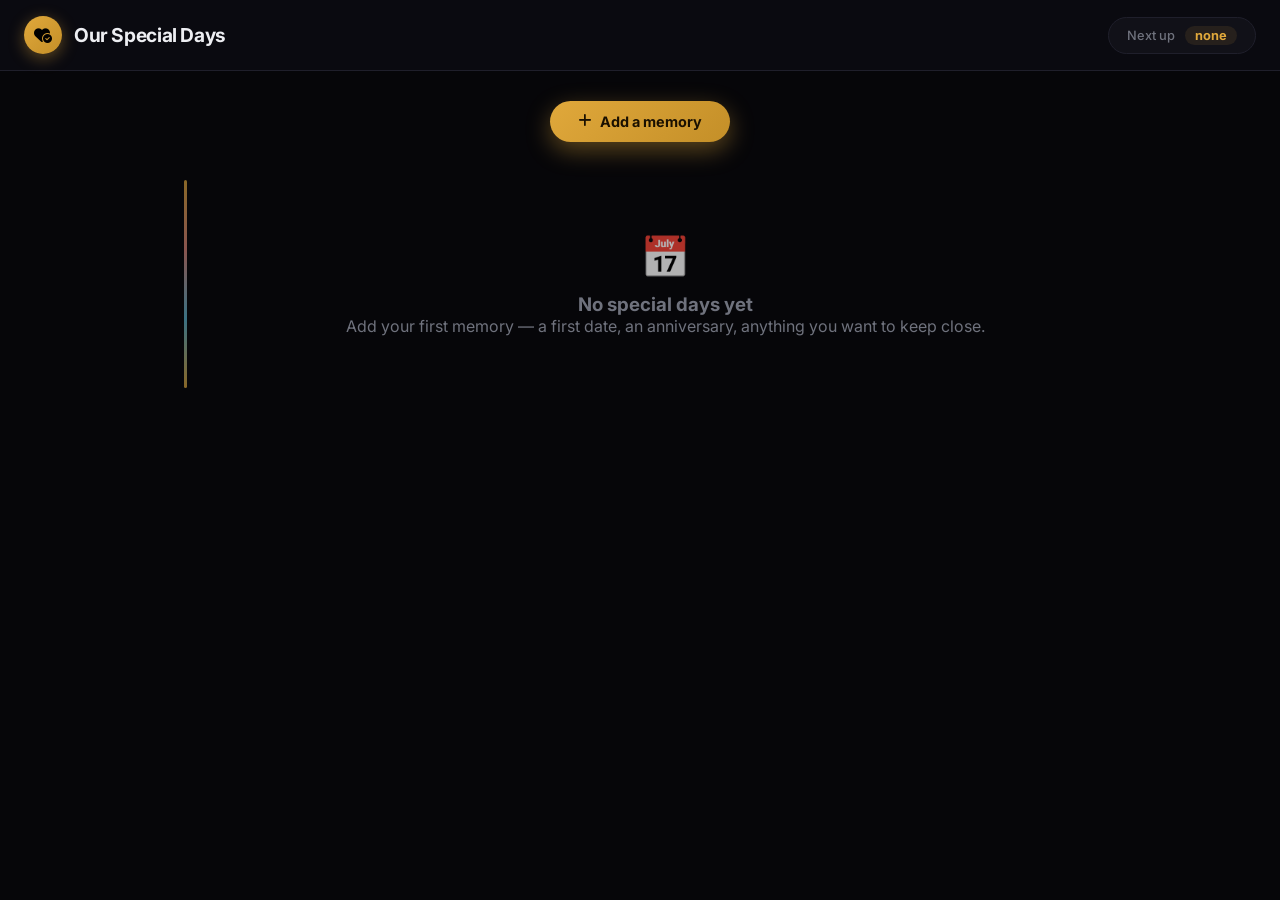
<file: src/main/resources/templates/special-days.html>
<!DOCTYPE html>
<html lang="en">
<head>
  <meta charset="UTF-8">
  <meta name="viewport" content="width=device-width, initial-scale=1.0">
  <title>Our Special Days · Timeline</title>

  <!-- Fonts & Icons -->
  <link rel="preconnect" href="https://fonts.googleapis.com">
  <link rel="preconnect" href="https://fonts.gstatic.com" crossorigin>
  <link href="https://fonts.googleapis.com/css2?family=Inter:opsz,wght@14..32,300;14..32,400;14..32,500;14..32,600;14..32,700;14..32,800;14..32,900&family=Playfair+Display:ital,wght@0,500;0,600;0,700;1,500;1,600&display=swap" rel="stylesheet">
  <link rel="stylesheet" href="https://cdnjs.cloudflare.com/ajax/libs/font-awesome/6.5.1/css/all.min.css">

  <style>
    :root {
      --bg-deep: #060609;
      --bg-primary: #0a0a10;
      --bg-card: #111118;
      --bg-input: #181820;
      --bg-hover: #1e1e2a;
      --mustard: #e0a83b;
      --mustard-glow: rgba(224, 168, 59, 0.4);
      --mustard-soft: rgba(224, 168, 59, 0.08);
      --mustard-gradient: linear-gradient(135deg, #e0a83b, #c48f28);
      --rose: #e0887c;
      --rose-glow: rgba(224, 136, 124, 0.35);
      --sky: #5db8d4;
      --sky-glow: rgba(93, 184, 212, 0.35);
      --text-primary: #edeef2;
      --text-secondary: #b0b3bd;
      --text-muted: #6f727d;
      --border-subtle: #1f1f2b;
      --radius-lg: 16px;
      --radius-md: 10px;
      --shadow-lg: 0 20px 40px rgba(0,0,0,0.7);
      --shadow-md: 0 8px 20px rgba(0,0,0,0.5);
      --transition-smooth: 0.25s cubic-bezier(0.4, 0, 0.2, 1);
      --font: 'Inter', system-ui, -apple-system, sans-serif;
      --font-display: 'Playfair Display', Georgia, serif;
    }

    * { margin:0; padding:0; box-sizing:border-box; }
    body {
      font-family: var(--font);
      background: var(--bg-deep);
      color: var(--text-primary);
      min-height: 100vh;
      -webkit-font-smoothing: antialiased;
    }

    ::-webkit-scrollbar { width:5px; }
    ::-webkit-scrollbar-track { background:transparent; }
    ::-webkit-scrollbar-thumb { background:#2a2a38; border-radius:10px; }

    /* ── HEADER WITH COUNTDOWN ── */
    .header {
      background: var(--bg-primary);
      border-bottom:1px solid var(--border-subtle);
      padding: 16px 24px;
      display:flex;
      align-items:center;
      justify-content:space-between;
      flex-wrap:wrap;
      gap:12px;
      position:sticky;
      top:0;
      z-index:20;
      backdrop-filter:blur(8px);
    }
    .header-left {
      display:flex;
      align-items:center;
      gap:12px;
    }
    .header-icon {
      width:38px; height:38px;
      border-radius:50%;
      background:var(--mustard-gradient);
      display:flex; align-items:center; justify-content:center;
      color:#000; font-size:1rem;
      box-shadow:0 4px 16px var(--mustard-glow);
    }
    .header h1 {
      font-size:1.2rem; font-weight:700; letter-spacing:-0.02em;
    }
    .next-event {
      display:flex; align-items:center; gap:10px;
      background:var(--bg-card);
      border:1px solid var(--border-subtle);
      border-radius:40px;
      padding:8px 18px;
      font-size:0.8rem;
      color:var(--text-secondary);
    }
    .next-event .label { color:var(--text-muted); font-weight:500; }
    .next-event .countdown {
      font-weight:700; color:var(--mustard);
      background:rgba(224,168,59,0.1);
      padding:2px 10px; border-radius:20px;
    }

    /* ── MAIN CONTAINER ── */
    .container {
      max-width:1000px;
      margin:0 auto;
      padding:30px 20px 50px;
    }

    /* ── ADD BUTTON & FORM ── */
    .add-bar {
      display:flex;
      justify-content:center;
      margin-bottom:30px;
    }
    .btn-add-floating {
      background:var(--mustard-gradient);
      border:none;
      color:#1a1000;
      font-weight:700;
      padding:12px 28px;
      border-radius:40px;
      cursor:pointer;
      font-size:0.9rem;
      display:flex; align-items:center; gap:8px;
      box-shadow:0 8px 24px var(--mustard-glow);
      transition:all var(--transition-smooth);
      font-family:var(--font);
    }
    .btn-add-floating:hover {
      transform:translateY(-2px);
      box-shadow:0 14px 32px rgba(224,168,59,0.55);
      filter:brightness(1.08);
    }

    .form-panel {
      background:var(--bg-card);
      border:1px solid var(--border-subtle);
      border-radius:var(--radius-lg);
      padding:24px;
      margin-bottom:24px;
      display:none;
      box-shadow:var(--shadow-md);
      transition:all 0.3s ease;
    }
    .form-panel.visible { display:block; }
    .form-title {
      font-size:0.7rem; text-transform:uppercase; letter-spacing:0.08em;
      color:var(--text-muted); font-weight:600; margin-bottom:18px;
    }
    .form-grid {
      display:grid;
      grid-template-columns:1fr 1fr;
      gap:14px;
    }
    .form-group { display:flex; flex-direction:column; gap:5px; }
    .form-group label {
      font-size:0.7rem; font-weight:600; color:var(--text-muted);
      text-transform:uppercase; letter-spacing:0.04em;
    }
    input, select {
      font-family:var(--font); font-size:0.85rem;
      padding:10px 14px;
      border:1.5px solid var(--border-subtle);
      border-radius:8px;
      background:var(--bg-input);
      color:var(--text-primary);
      outline:none;
      transition:all 0.2s;
    }
    input:focus, select:focus {
      border-color:var(--mustard);
      box-shadow:0 0 0 3px rgba(224,168,59,0.08);
    }
    .form-actions {
      grid-column:span 2;
      display:flex; gap:10px; justify-content:flex-end; margin-top:8px;
    }
    .btn-cancel {
      background:none; border:1px solid var(--border-subtle);
      color:var(--text-secondary); padding:10px 20px; border-radius:8px;
      cursor:pointer; font-family:var(--font); font-weight:500;
    }
    .btn-save {
      background:var(--mustard-gradient);
      border:none; color:#1a1000; font-weight:700;
      padding:10px 24px; border-radius:8px; cursor:pointer;
      font-family:var(--font);
      box-shadow:0 4px 12px var(--mustard-glow);
    }

    /* ── TIMELINE ── */
    .timeline {
      position:relative;
      padding:0 0 0 50px;
    }
    .timeline::before {
      content:'';
      position:absolute;
      left:24px; top:8px; bottom:8px;
      width:3px;
      background:linear-gradient(to bottom, var(--mustard), var(--rose), var(--sky), var(--mustard));
      border-radius:3px;
      opacity:0.6;
    }
    .timeline-empty {
      text-align:center; padding:60px 20px; color:var(--text-muted);
    }
    .timeline-empty .icon {
      font-size:2.5rem; margin-bottom:12px; opacity:0.7;
    }

    /* ── EVENT CARD ── */
    .event {
      position:relative;
      margin-bottom:28px;
      display:flex;
      gap:16px;
      align-items:flex-start;
      transition:all var(--transition-smooth);
    }
    .event-marker {
      position:absolute;
      left:-40px; top:12px;
      width:28px; height:28px;
      border-radius:50%;
      background:var(--bg-card);
      border:3px solid var(--mustard);
      display:flex; align-items:center; justify-content:center;
      z-index:2;
      box-shadow:0 0 18px var(--mustard-glow);
      transition:all 0.2s;
    }
    .event:hover .event-marker {
      transform:scale(1.2);
      box-shadow:0 0 28px var(--mustard-glow);
    }
    .event-card {
      background:var(--bg-card);
      border:1px solid var(--border-subtle);
      border-radius:var(--radius-lg);
      padding:18px 20px;
      flex:1;
      box-shadow:var(--shadow-md);
      transition:all var(--transition-smooth);
      display:flex;
      flex-wrap:wrap;
      align-items:center;
      gap:12px;
    }
    .event:hover .event-card {
      border-color:#2e2e3c;
      transform:translateX(4px);
      box-shadow:0 12px 28px rgba(0,0,0,0.6);
    }
    .event-date-badge {
      background:rgba(224,168,59,0.1);
      border:1px solid rgba(224,168,59,0.3);
      border-radius:30px;
      padding:6px 14px;
      font-size:0.75rem;
      font-weight:600;
      color:var(--mustard);
      display:flex; align-items:center; gap:6px;
      white-space:nowrap;
    }
    .event-details {
      flex:1;
      min-width:200px;
    }
    .event-title {
      font-family:var(--font-display);
      font-size:1.2rem;
      font-weight:600;
      color:var(--text-primary);
      margin-bottom:4px;
      letter-spacing:-0.01em;
    }
    .event-type {
      font-size:0.7rem;
      text-transform:uppercase;
      letter-spacing:0.05em;
      color:var(--text-muted);
      display:flex; align-items:center; gap:4px;
    }
    .event-type i { font-size:0.6rem; }
    .event-countdown {
      margin-left:auto;
      text-align:right;
    }
    .days-left {
      font-size:0.8rem;
      font-weight:700;
      color:var(--mustard);
      background:rgba(224,168,59,0.08);
      padding:4px 12px;
      border-radius:20px;
      white-space:nowrap;
    }
    .past-label {
      font-size:0.75rem;
      color:var(--text-muted);
      font-style:italic;
    }
    .event-actions {
      display:flex; gap:8px;
    }
    .btn-delete {
      background:none; border:none;
      color:var(--text-muted); cursor:pointer;
      width:34px; height:34px; border-radius:50%;
      display:flex; align-items:center; justify-content:center;
      transition:all 0.2s;
    }
    .btn-delete:hover {
      color:#ff5e5e;
      background:rgba(255,80,80,0.1);
    }

    @media (max-width:700px) {
      .timeline { padding-left:40px; }
      .event { flex-direction:column; }
      .event-card { flex-direction:column; align-items:flex-start; }
      .event-countdown { margin-left:0; text-align:left; }
      .form-grid { grid-template-columns:1fr; }
      .form-actions { grid-column:span 1; }
    }
  </style>
</head>
<body>

  <!-- HEADER -->
  <div class="header">
    <div class="header-left">
      <div class="header-icon"><i class="fa-solid fa-heart-circle-check"></i></div>
      <h1>Our Special Days</h1>
    </div>
    <div class="next-event" id="nextEventDisplay">
      <span class="label">Next up</span>
      <span class="countdown">–</span>
    </div>
  </div>

  <!-- CONTENT -->
  <div class="container">
    <!-- ADD BUTTON -->
    <div class="add-bar">
      <button class="btn-add-floating" id="btnAddToggle">
        <i class="fa-solid fa-plus"></i> Add a memory
      </button>
    </div>

    <!-- FORM PANEL -->
    <div class="form-panel" id="formPanel">
      <div class="form-title">✨ Save a special day</div>
      <div class="form-grid">
        <div class="form-group">
          <label>What's this day?</label>
          <input type="text" id="descInput" placeholder="e.g. First kiss, Birthday…">
        </div>
        <div class="form-group">
          <label>Date</label>
          <input type="date" id="dateInput">
        </div>
        <div class="form-group">
          <label>Category</label>
          <select id="typeSelect">
            <option value="milestone">💫 Milestone</option>
            <option value="birthday">🎂 Birthday</option>
            <option value="anniversary">💍 Anniversary</option>
            <option value="first">🌸 First time</option>
            <option value="other">❤️ Other</option>
          </select>
        </div>
        <div class="form-actions">
          <button class="btn-cancel" id="btnCancel">Cancel</button>
          <button class="btn-save" id="btnSave">Save Day</button>
        </div>
      </div>
    </div>

    <!-- TIMELINE -->
    <div class="timeline" id="timelineContainer">
      <!-- Dynamic content -->
    </div>
  </div>

  <script>
    (function() {
      const API = "https://our-space-htoh.onrender.com/api/special-days";
      let daysData = [];

      // Elements
      const timelineContainer = document.getElementById('timelineContainer');
      const nextEventDisplay = document.getElementById('nextEventDisplay');
      const formPanel = document.getElementById('formPanel');
      const btnAddToggle = document.getElementById('btnAddToggle');
      const btnCancel = document.getElementById('btnCancel');
      const btnSave = document.getElementById('btnSave');
      const descInput = document.getElementById('descInput');
      const dateInput = document.getElementById('dateInput');
      const typeSelect = document.getElementById('typeSelect');

      // Toggle form
      btnAddToggle.addEventListener('click', () => {
        formPanel.classList.toggle('visible');
        btnAddToggle.style.display = formPanel.classList.contains('visible') ? 'none' : 'flex';
      });
      btnCancel.addEventListener('click', closeForm);
      function closeForm() {
        formPanel.classList.remove('visible');
        btnAddToggle.style.display = 'flex';
        descInput.value = '';
        dateInput.value = '';
      }

      // Load days
      async function loadDays() {
        try {
          const res = await fetch(API);
          if (!res.ok) throw new Error('Failed');
          daysData = await res.json();
        } catch (e) {
          console.warn('Could not load special days, using empty list.', e);
          daysData = [];
        }
        renderTimeline();
        updateNextEvent();
      }

      // Render timeline
      function renderTimeline() {
        if (!daysData.length) {
          timelineContainer.innerHTML = `
            <div class="timeline-empty">
              <div class="icon">📅</div>
              <h3>No special days yet</h3>
              <p>Add your first memory — a first date, an anniversary, anything you want to keep close.</p>
            </div>`;
          return;
        }

        // Sort by date ascending (future dates first maybe? we'll sort by date ascending to show chronology)
        const sorted = [...daysData].sort((a,b) => new Date(a.eventDate) - new Date(b.eventDate));

        timelineContainer.innerHTML = sorted.map(day => {
          const dateObj = new Date(day.eventDate);
          const formattedDate = dateObj.toLocaleDateString('en-US', { year:'numeric', month:'short', day:'numeric' });
          const today = new Date(); today.setHours(0,0,0,0);
          const eventDateOnly = new Date(dateObj); eventDateOnly.setHours(0,0,0,0);
          const diffTime = eventDateOnly - today;
          const diffDays = Math.ceil(diffTime / (1000*60*60*24));
          let countdownHtml = '';
          if (diffDays === 0) {
            countdownHtml = '<span class="days-left">🎉 Today!</span>';
          } else if (diffDays > 0) {
            countdownHtml = `<span class="days-left">in ${diffDays} day${diffDays!==1?'s':''}</span>`;
          } else {
            const absDays = Math.abs(diffDays);
            countdownHtml = `<span class="past-label">${absDays} day${absDays!==1?'s':''} ago</span>`;
          }
          
          const typeName = day.type || 'special';
          // icon mapping
          const iconMap = {
            milestone: 'fa-gem',
            birthday: 'fa-cake-candles',
            anniversary: 'fa-heart',
            first: 'fa-star',
            other: 'fa-heart-circle-plus'
          };
          const iconClass = iconMap[typeName.toLowerCase()] || 'fa-heart';

          return `
            <div class="event">
              <div class="event-marker"><i class="fa-solid fa-heart" style="font-size:0.7rem; color:var(--mustard);"></i></div>
              <div class="event-card">
                <div class="event-date-badge">
                  <i class="fa-regular fa-calendar"></i> ${formattedDate}
                </div>
                <div class="event-details">
                  <div class="event-title">${escapeHTML(day.description || 'Special Day')}</div>
                  <div class="event-type"><i class="fa-solid ${iconClass}"></i> ${escapeHTML(typeName)}</div>
                </div>
                <div class="event-countdown">${countdownHtml}</div>
                <div class="event-actions">
                  <button class="btn-delete" data-id="${day.id}" title="Remove"><i class="fa-solid fa-trash"></i></button>
                </div>
              </div>
            </div>
          `;
        }).join('');

        // Attach delete events
        document.querySelectorAll('.btn-delete').forEach(btn => {
          btn.addEventListener('click', (e) => {
            e.stopPropagation();
            const id = btn.getAttribute('data-id');
            deleteDay(id);
          });
        });
      }

      function escapeHTML(str) {
        const div = document.createElement('div');
        div.textContent = str;
        return div.innerHTML;
      }

      // Update next event
      function updateNextEvent() {
        const today = new Date(); today.setHours(0,0,0,0);
        const futureDays = daysData
          .map(d => ({...d, dateObj: new Date(d.eventDate)}))
          .filter(d => d.dateObj >= today)
          .sort((a,b) => a.dateObj - b.dateObj);
        const countdownSpan = nextEventDisplay.querySelector('.countdown');
        if (futureDays.length === 0) {
          countdownSpan.textContent = 'none';
          return;
        }
        const next = futureDays[0];
        const diffDays = Math.ceil((next.dateObj - today) / (1000*60*60*24));
        if (diffDays === 0) {
          countdownSpan.textContent = '🎉 Today!';
        } else {
          countdownSpan.textContent = `${diffDays} day${diffDays!==1?'s':''}`;
        }
      }

      // Add day
      btnSave.addEventListener('click', async () => {
        const description = descInput.value.trim();
        const eventDate = dateInput.value;
        const type = typeSelect.value;
        if (!description || !eventDate) {
          alert('Please fill in description and date.');
          return;
        }
        try {
          await fetch(API, {
            method:'POST',
            headers:{'Content-Type':'application/json'},
            body: JSON.stringify({ description, eventDate, type })
          });
          closeForm();
          await loadDays();
        } catch (e) {
          alert('Failed to add day.');
        }
      });

      async function deleteDay(id) {
        if (!confirm('Remove this day from your timeline?')) return;
        try {
          await fetch(`${API}/${id}`, { method:'DELETE' });
          await loadDays();
        } catch (e) {
          alert('Could not delete.');
        }
      }

      // Init
      loadDays();
    })();
  </script>
</body>
</html>
</file>
